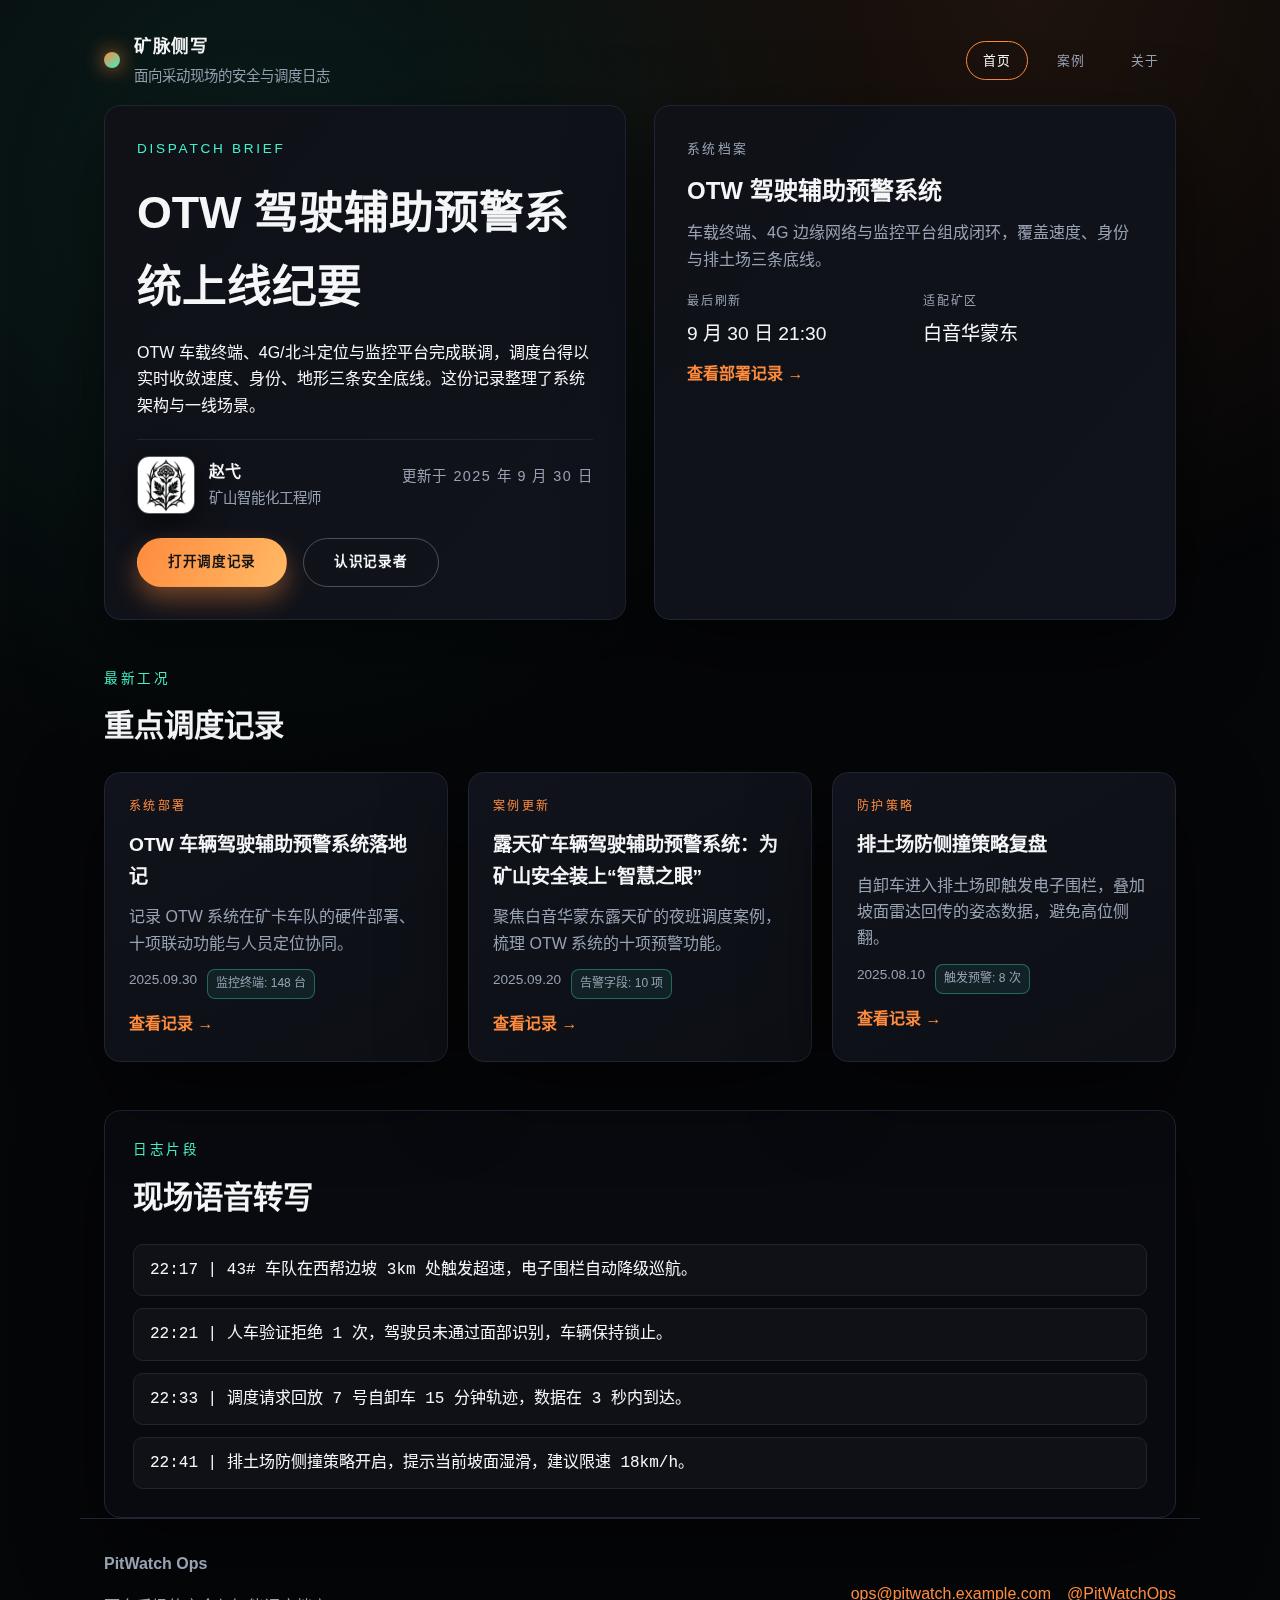
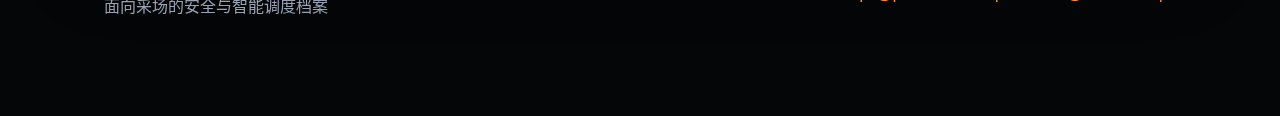
<file: index.html>
<!DOCTYPE html>
<html lang="zh-CN">
  <head>
    <meta charset="UTF-8" />
    <meta name="viewport" content="width=device-width, initial-scale=1" />
    <title>矿脉侧写 · Pit Briefing</title>
    <link rel="stylesheet" href="assets/css/styles.css" />
  </head>
  <body class="theme-industrial">
    <div class="grid-overlay" aria-hidden="true"></div>
    <header class="site-header shell">
      <div class="logo">
        <span class="dot"></span>
        <div>
          <strong id="site-title">矿脉侧写</strong>
          <p id="site-tagline">面向采动现场的安全与调度日志</p>
        </div>
      </div>
      <nav>
        <a href="index.html" aria-current="page">首页</a>
        <a href="article.html">案例</a>
        <a href="about.html">关于</a>
      </nav>
    </header>

    <main class="shell">
      <section class="hero">
        <div class="hero-text panel">
          <p class="hero-label">DISPATCH BRIEF</p>
          <h1 id="hero-title">露天矿调度台 43 号工况简报</h1>
          <p id="hero-summary">
            夜班巡检记录了 43 号采区的车辆预警、司机状态与排土场姿态，所有数据实时回传到调度台，为下一次巡视留下一份可追溯的底稿。
          </p>
          <div class="hero-meta">
            <div class="author-chip">
              <img id="author-avatar" src="images/头像.png" alt="作者头像" />
              <div>
                <p id="author-name">赵弋</p>
                <span id="author-role">矿山智能化工程师</span>
              </div>
            </div>
            <p class="publish-date">
              <span>更新于</span>
              <time id="hero-date" datetime="2025-11-12">2025 年 11 月 12 日</time>
            </p>
          </div>
          <div class="hero-actions">
            <a class="btn primary" href="article.html">打开调度记录</a>
            <a class="btn ghost" href="about.html">认识记录者</a>
          </div>
        </div>
        <div class="hero-card panel">
          <p class="card-label" id="hero-card-label">系统档案</p>
          <h3 id="hero-card-title">OTW 驾驶辅助预警系统</h3>
          <p id="hero-card-body">
            车载终端、4G 边缘网络与监控平台形成闭环，完成对车辆、人员、地形的三线巡检。
          </p>
          <div class="hero-card-metrics">
            <div>
              <span class="metric-label">最后刷新</span>
              <span class="metric-value" id="hero-card-timestamp">22:40</span>
            </div>
            <div>
              <span class="metric-label">适配矿区</span>
              <span class="metric-value" id="hero-card-target">白音华蒙东</span>
            </div>
          </div>
          <a class="text-link" id="hero-card-link" href="article.html">查看部署记录 →</a>
        </div>
      </section>

      <section class="section">
        <div class="section-heading">
          <p class="section-label">最新工况</p>
          <h2>重点调度记录</h2>
        </div>
        <div id="featured-posts" class="post-grid"></div>
      </section>

      <section class="section notes">
        <div class="section-heading">
          <p class="section-label">日志片段</p>
          <h2>现场语音转写</h2>
        </div>
        <ul id="note-list" class="notes-list"></ul>
      </section>
    </main>

    <footer class="site-footer shell">
      <div>
        <strong id="footer-author">PitWatch Ops</strong>
        <p id="footer-tagline">面向采场的安全与智能调度档案</p>
      </div>
      <div class="footer-links">
        <a id="footer-email" href="mailto:ops@pitwatch.example.com">ops@pitwatch.example.com</a>
        <a id="footer-social" href="#" target="_blank" rel="noreferrer">@PitWatchOps</a>
      </div>
    </footer>

    <noscript class="noscript">
      本站的关键信息通过 JavaScript 动态填充。如果你的浏览器禁用脚本，可以直接编辑
      <code>assets/js/site.js</code> 中的数据段来调整展示内容。
    </noscript>

    <script src="assets/js/site.js"></script>
  </body>
</html>
</file>
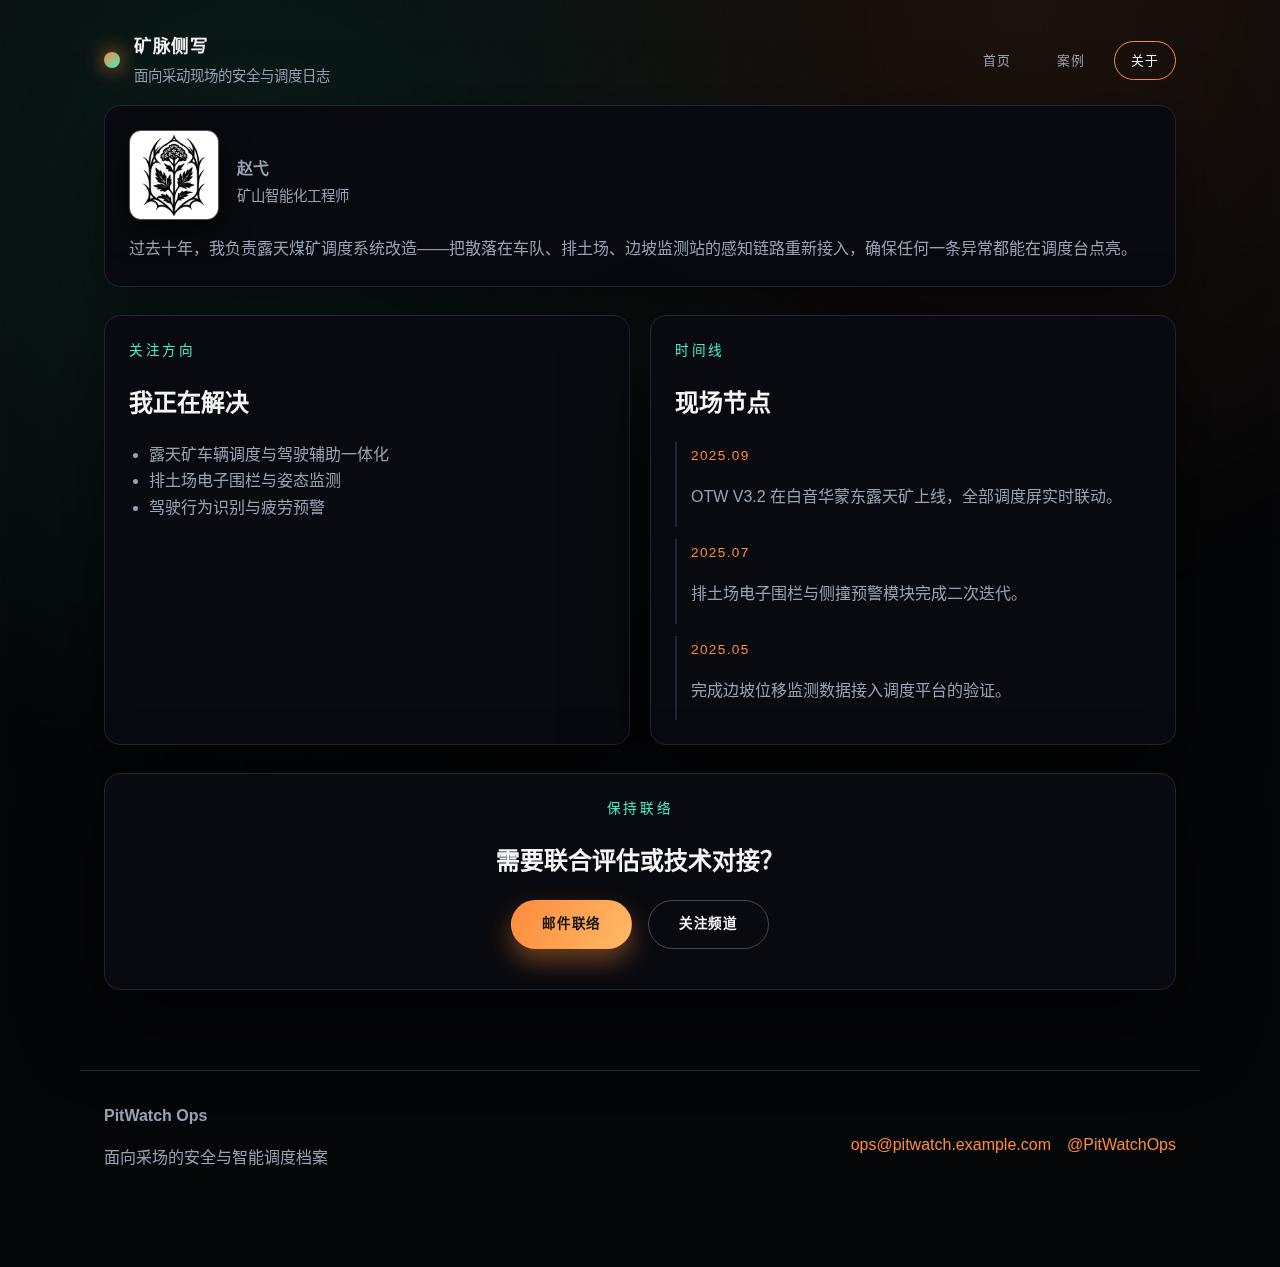
<file: about.html>
<!DOCTYPE html>
<html lang="zh-CN">
  <head>
    <meta charset="UTF-8" />
    <meta name="viewport" content="width=device-width, initial-scale=1" />
    <title>关于作者 · 矿脉侧写</title>
    <link rel="stylesheet" href="assets/css/styles.css" />
  </head>
  <body class="theme-industrial">
    <div class="grid-overlay" aria-hidden="true"></div>
    <header class="site-header shell">
      <div class="logo">
        <span class="dot"></span>
        <div>
          <strong id="about-site-title">矿脉侧写</strong>
          <p id="about-site-tagline">面向采动现场的安全与调度日志</p>
        </div>
      </div>
      <nav>
        <a href="index.html">首页</a>
        <a href="article.html">案例</a>
        <a href="about.html" aria-current="page">关于</a>
      </nav>
    </header>

    <main class="about-main shell">
      <section class="about-hero card">
        <div class="author-chip large">
          <img id="about-author-avatar" src="images/头像.png" alt="作者头像" />
          <div>
            <p id="about-author-name">赵弋</p>
            <span id="about-author-role">矿山智能化工程师</span>
          </div>
        </div>
        <p id="about-intro">
          过去十年里我负责露天煤矿的调度系统改造——把散落在车队、排土场、边坡监测站的感知设备重新接入，确保任何一条异常都能在调度台点亮。
        </p>
      </section>

      <section class="about-grid">
        <article class="card">
          <p class="section-label">关注方向</p>
          <h2>我正在解决</h2>
          <ul id="about-focus-list" class="plain-list"></ul>
        </article>
        <article class="card">
          <p class="section-label">时间线</p>
          <h2>现场节点</h2>
          <ul id="timeline" class="timeline"></ul>
        </article>
      </section>

      <section class="card contact">
        <p class="section-label">保持联络</p>
        <h2>需要联合评估或技术对接？</h2>
        <div class="contact-links">
          <a id="contact-email" class="btn primary" href="mailto:ops@pitwatch.example.com">邮件联络</a>
          <a id="contact-social" class="btn ghost" href="#" target="_blank" rel="noreferrer">关注频道</a>
        </div>
      </section>
    </main>

    <footer class="site-footer shell">
      <div>
        <strong id="about-footer-author">PitWatch Ops</strong>
        <p id="about-footer-tagline">面向采场的安全与智能调度档案</p>
      </div>
      <div class="footer-links">
        <a id="about-footer-email" href="mailto:ops@pitwatch.example.com">ops@pitwatch.example.com</a>
        <a id="about-footer-social" href="#" target="_blank" rel="noreferrer">@PitWatchOps</a>
      </div>
    </footer>

    <script src="assets/js/site.js"></script>
  </body>
</html>
</file>
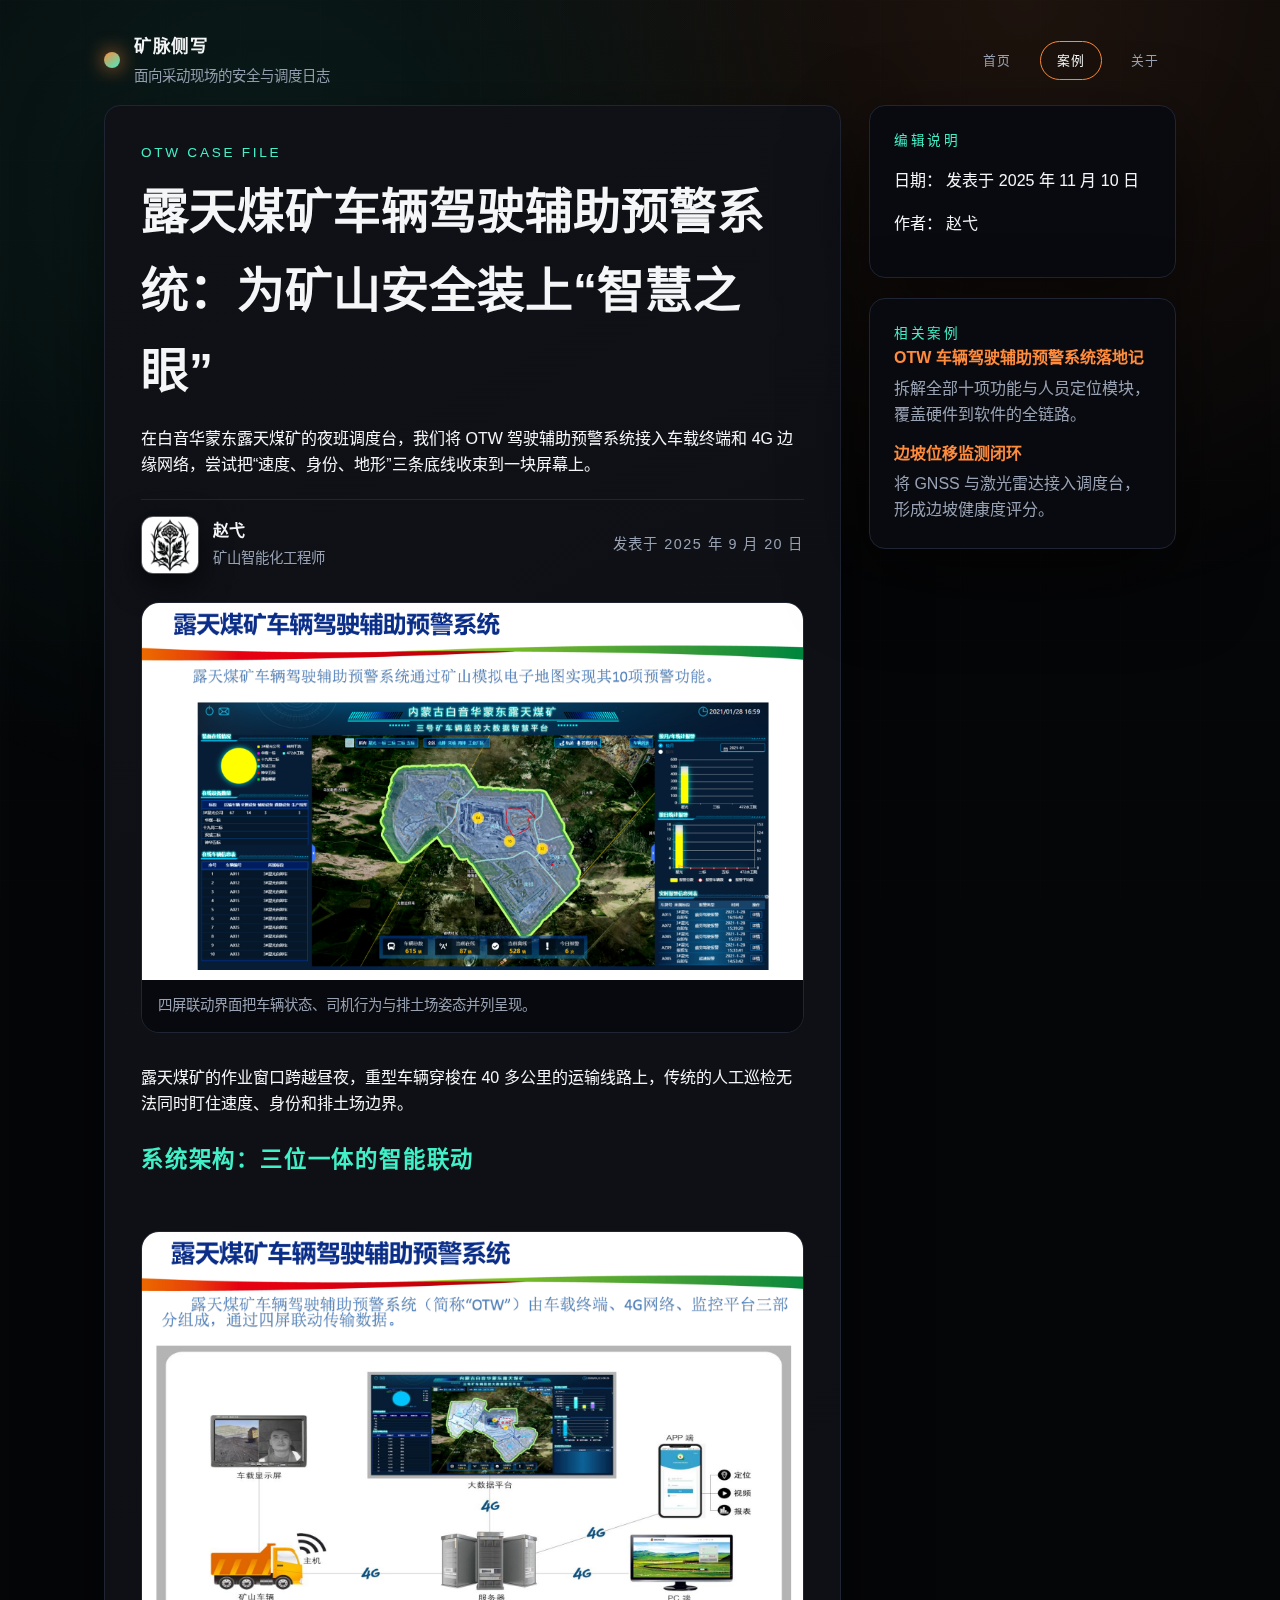
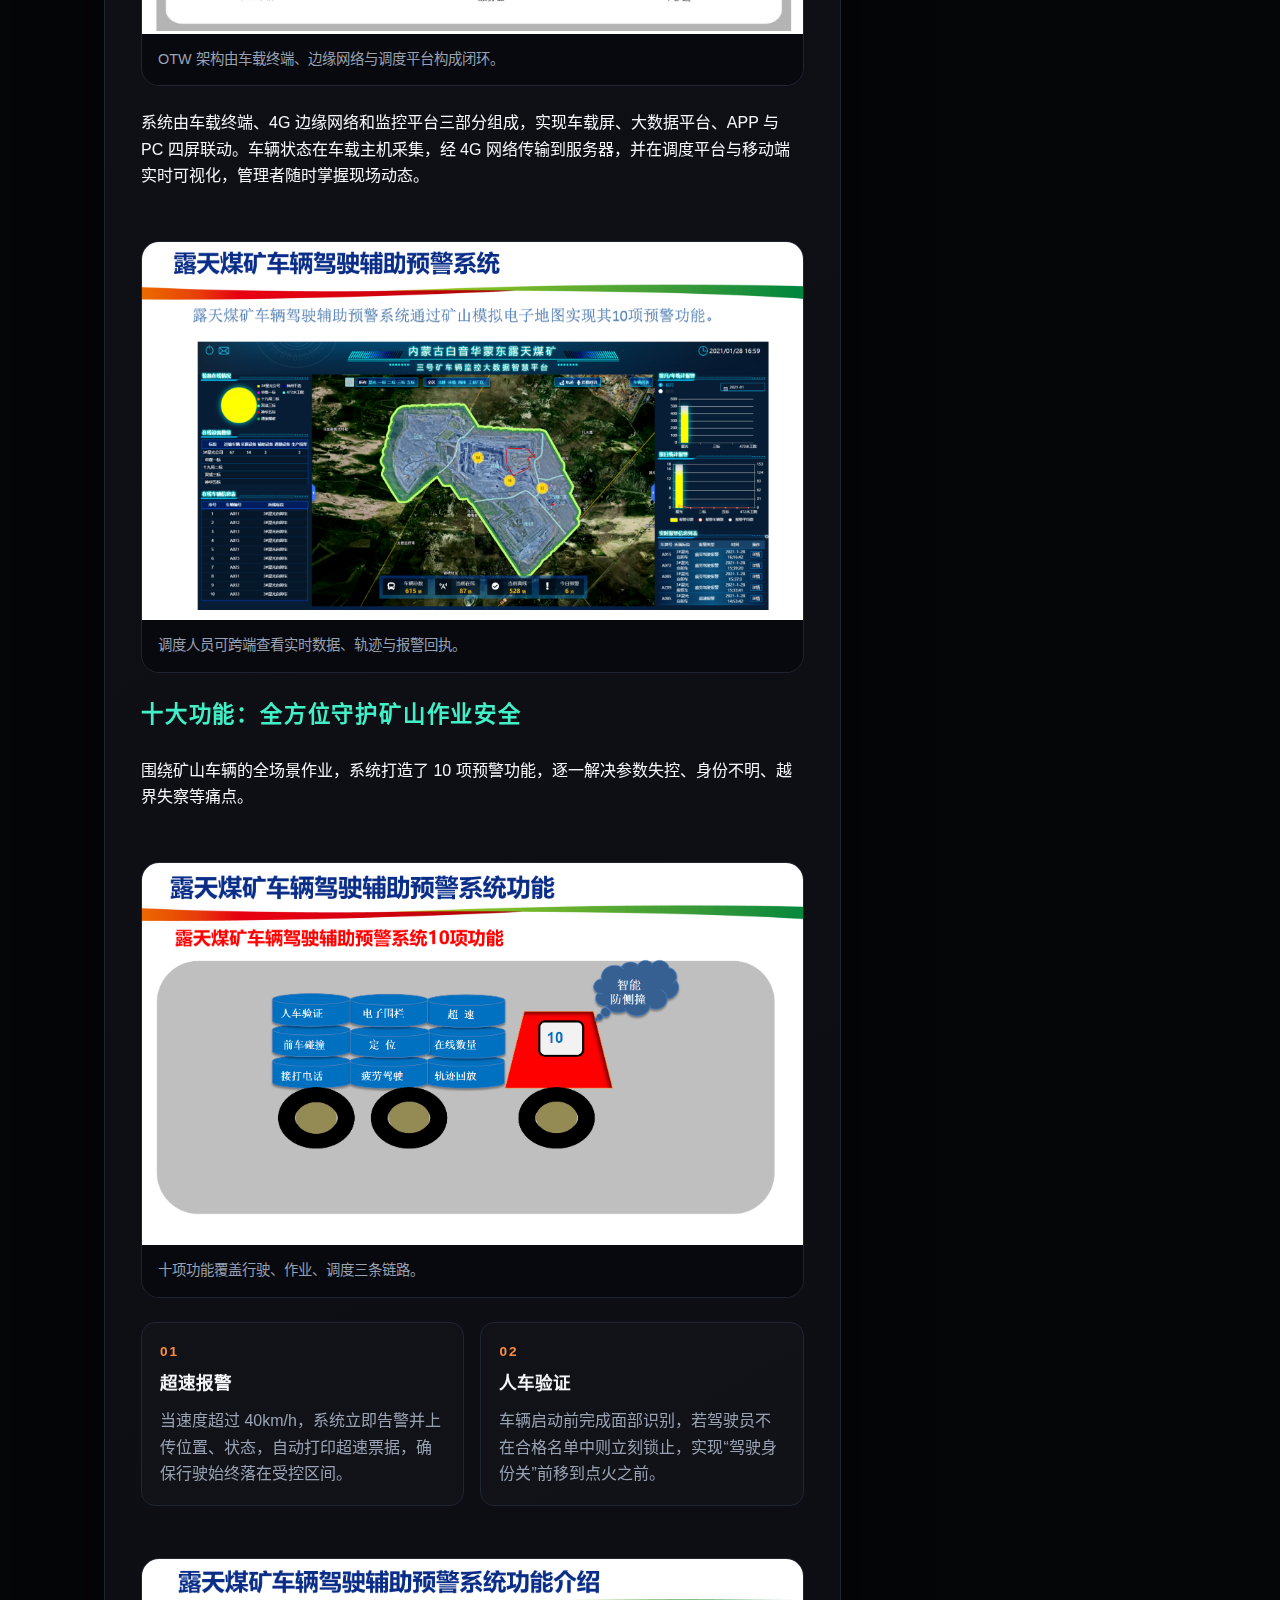
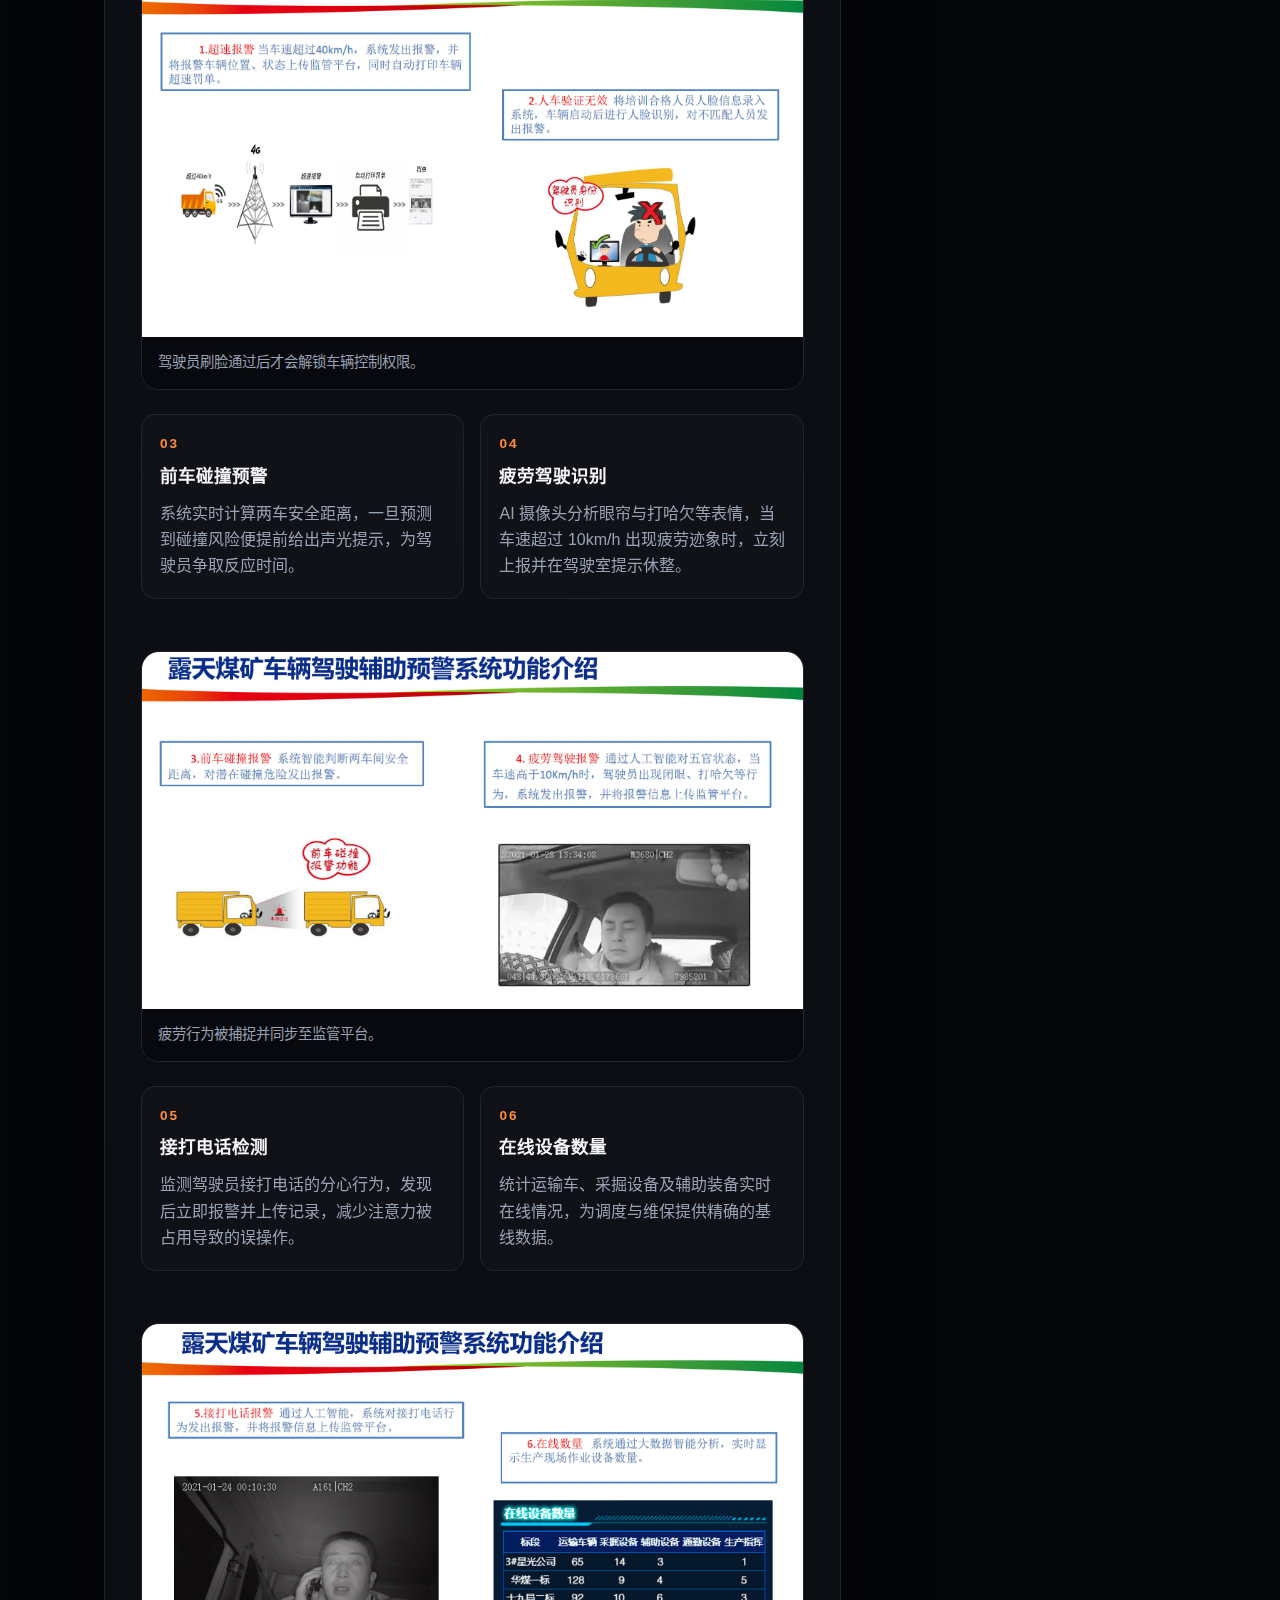
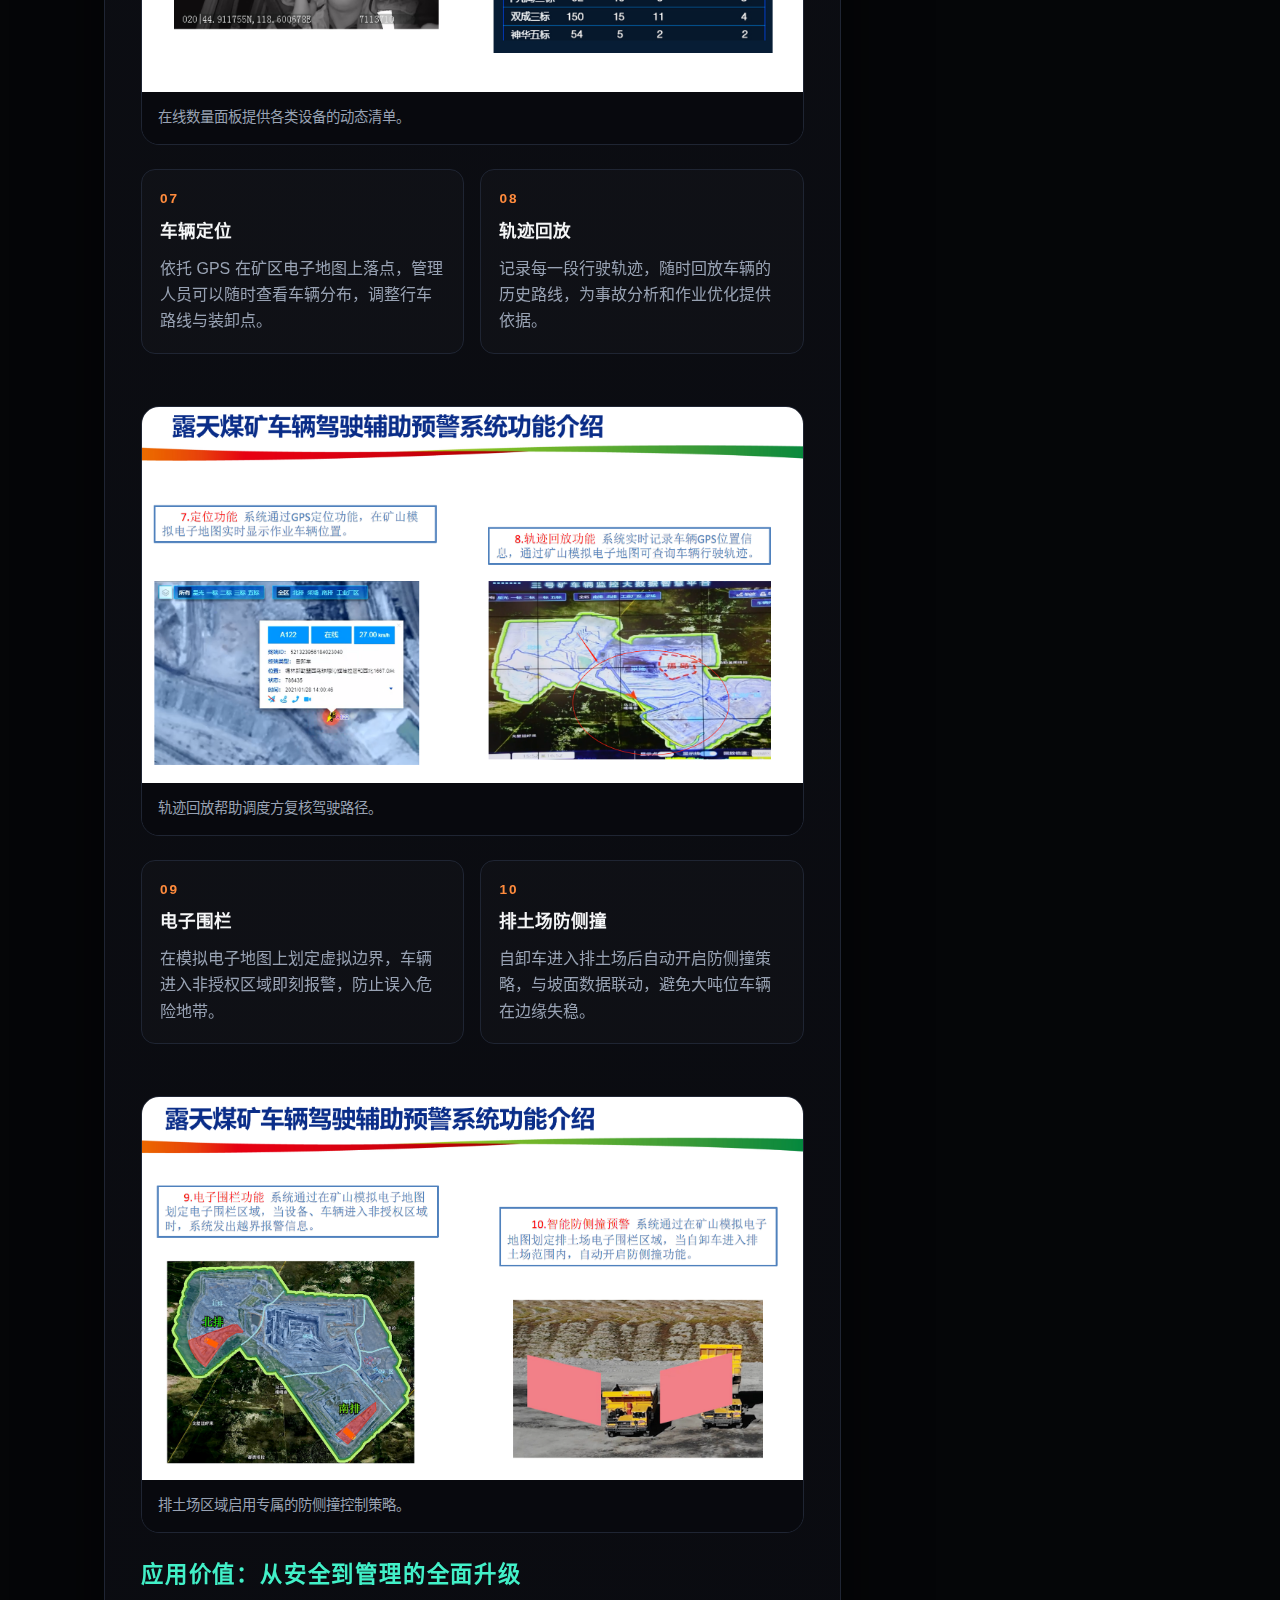
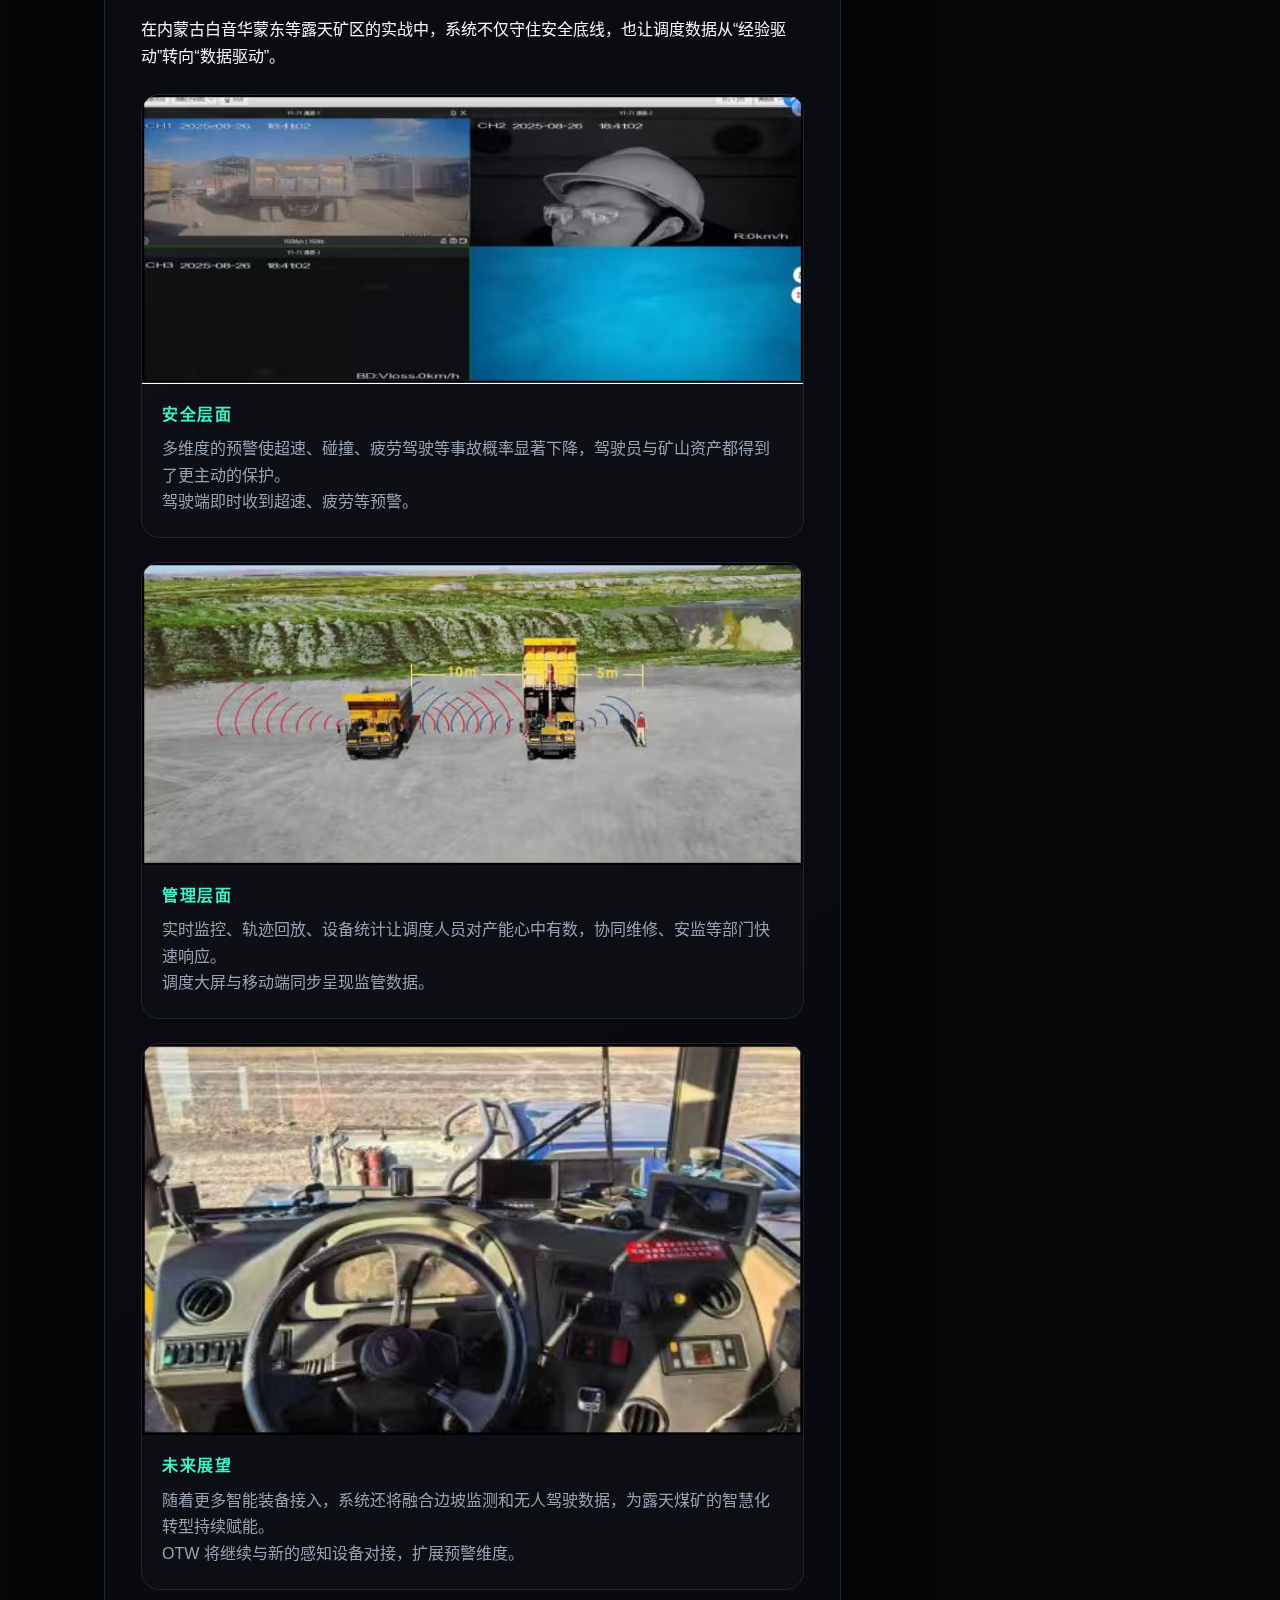
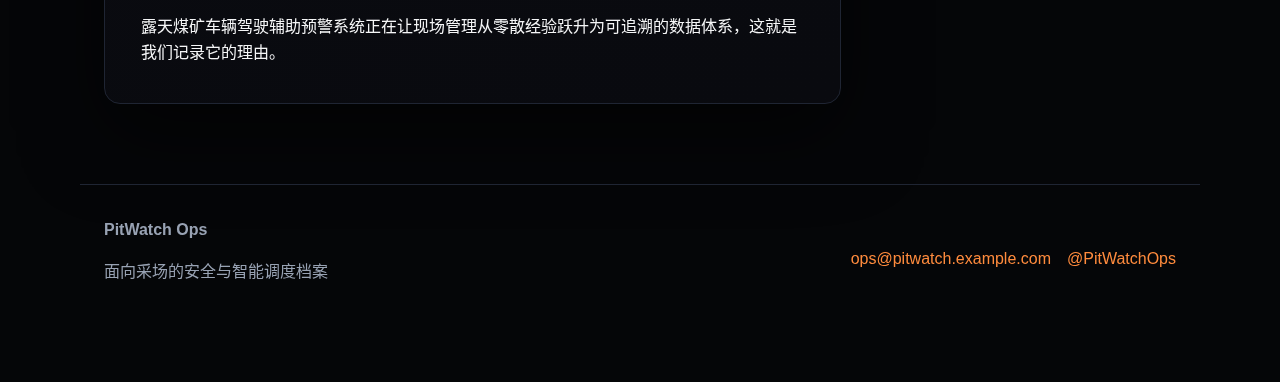
<file: article.html>
<!DOCTYPE html>
<html lang="zh-CN">
  <head>
    <meta charset="UTF-8" />
    <meta name="viewport" content="width=device-width, initial-scale=1" />
    <title>露天矿调度记录 · 矿脉侧写</title>
    <link rel="stylesheet" href="assets/css/styles.css" />
  </head>
  <body class="theme-industrial">
    <div class="grid-overlay" aria-hidden="true"></div>
    <header class="site-header shell">
      <div class="logo">
        <span class="dot"></span>
        <div>
          <strong id="site-title-article">矿脉侧写</strong>
          <p id="site-tagline-article">面向采动现场的安全与调度日志</p>
        </div>
      </div>
      <nav>
        <a href="index.html">首页</a>
        <a href="article.html" aria-current="page">案例</a>
        <a href="about.html">关于</a>
      </nav>
    </header>

    <main class="article-main shell">
      <article class="post">
        <header class="post-header">
          <p class="section-label">OTW CASE FILE</p>
          <h1 id="article-title">露天煤矿车辆驾驶辅助预警系统：为矿山安全装上“智慧之眼”</h1>
          <p id="article-excerpt">
            在白音华蒙东露天煤矿的夜班调度台，我们将 OTW 驾驶辅助预警系统接入车载终端和 4G 边缘网络，尝试把“速度、身份、地形”这三条安全底线收束到一块屏幕上。
          </p>
          <div class="hero-meta">
            <div class="author-chip">
              <img id="article-author-avatar" src="images/头像.png" alt="作者头像" />
              <div>
                <p id="article-author-name">赵弋</p>
                <span id="article-author-role">矿山智能化工程师</span>
              </div>
            </div>
            <p class="publish-date">
              <span>发表于</span>
              <time id="article-date" datetime="2025-11-10">2025 年 11 月 10 日</time>
            </p>
          </div>
          <figure class="post-figure">
            <img id="article-cover" src="images/2.png" alt="调度台实时画面" />
            <figcaption id="article-cover-caption">四屏联动界面把车辆状态、司机行为与排土场姿态并列呈现。</figcaption>
          </figure>
        </header>
        <div id="article-body" class="post-body"></div>
      </article>

      <aside class="article-aside">
        <section class="card">
          <p class="section-label">编辑说明</p>
          <p>日期：
            发表于 2025 年 11 月 10 日
          </p>
          <p>
            作者：
            赵弋
          </p>
        </section>
        <section class="card">
          <p class="section-label">相关案例</p>
          <ul id="article-suggestions" class="suggestions"></ul>
        </section>
      </aside>
    </main>

    <footer class="site-footer shell">
      <div>
        <strong id="article-footer-author">PitWatch Ops</strong>
        <p id="article-footer-tagline">面向采场的安全与智能调度档案</p>
      </div>
      <div class="footer-links">
        <a id="article-footer-email" href="mailto:ops@pitwatch.example.com">ops@pitwatch.163.com</a>
        <a id="article-footer-social" href="#" target="_blank" rel="noreferrer">@PitWatchOps</a>
      </div>
    </footer>

    <script src="assets/js/site.js"></script>
  </body>
</html>
</file>
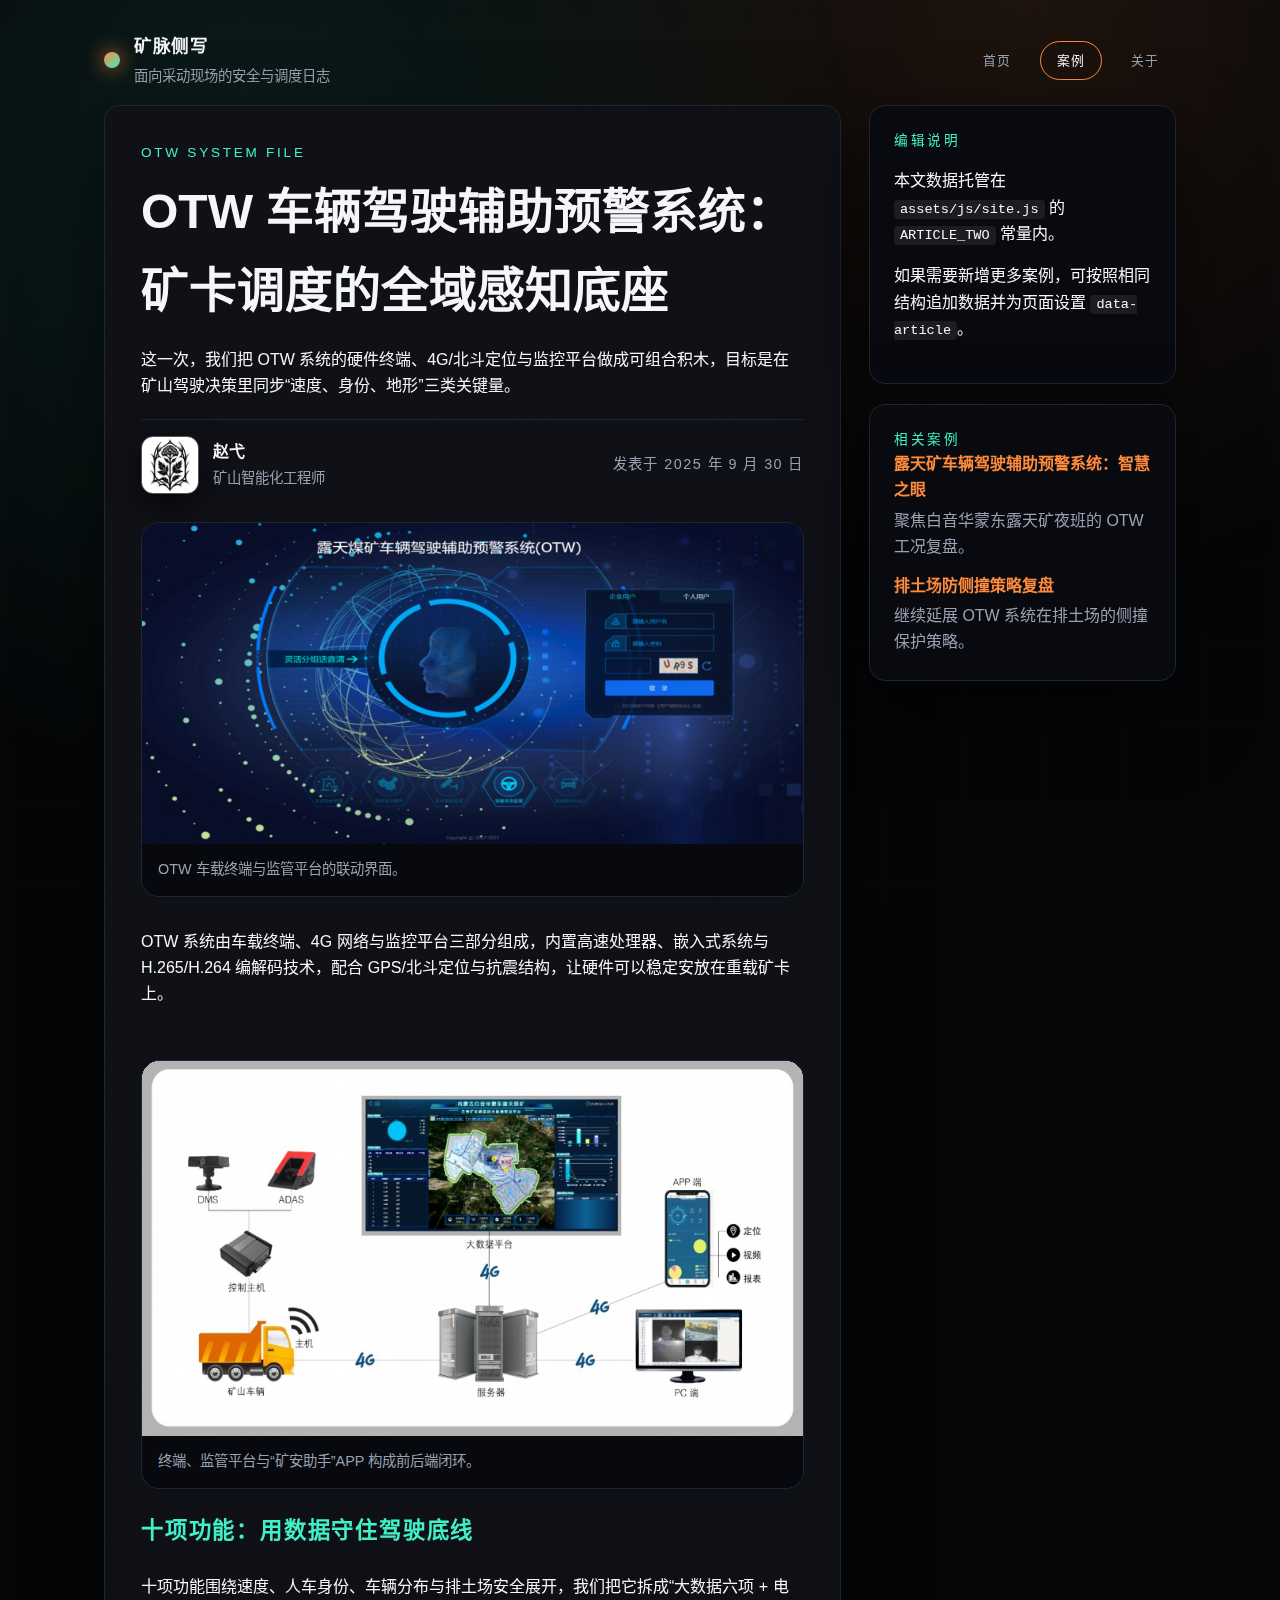
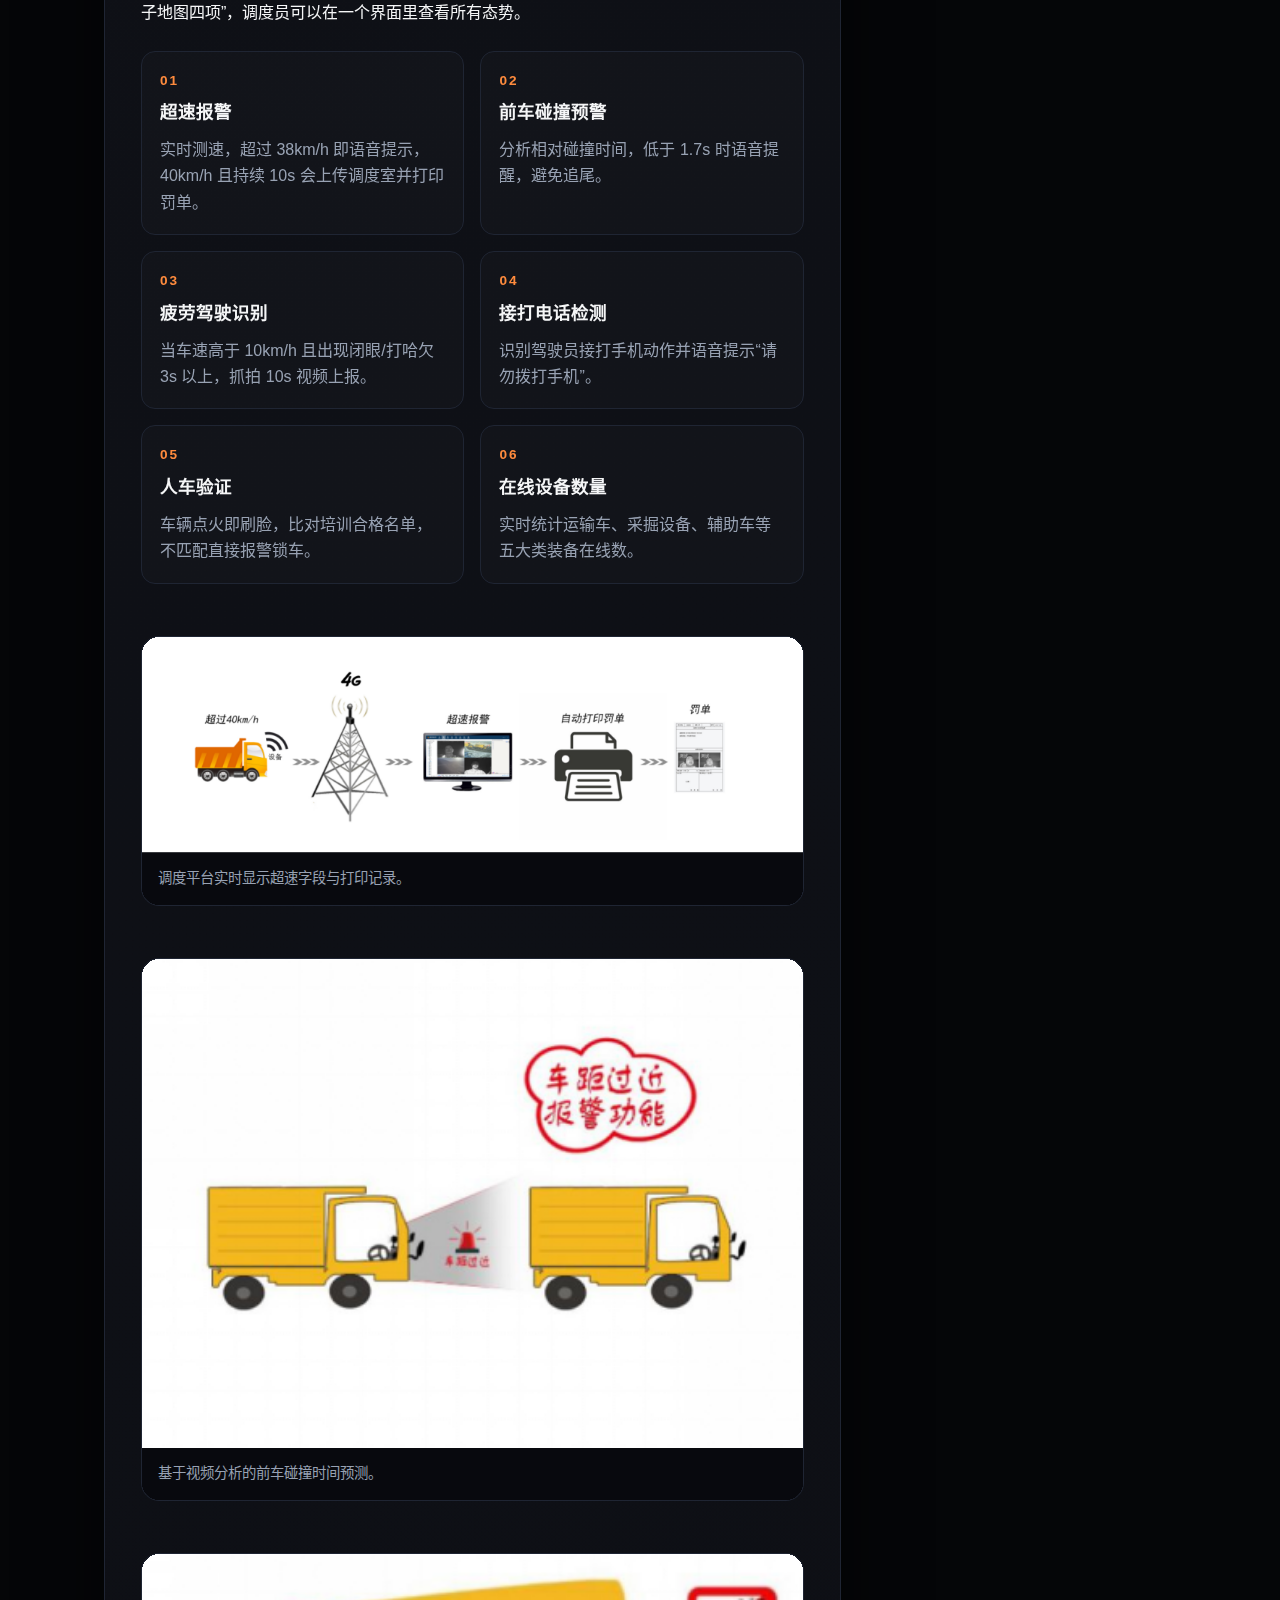
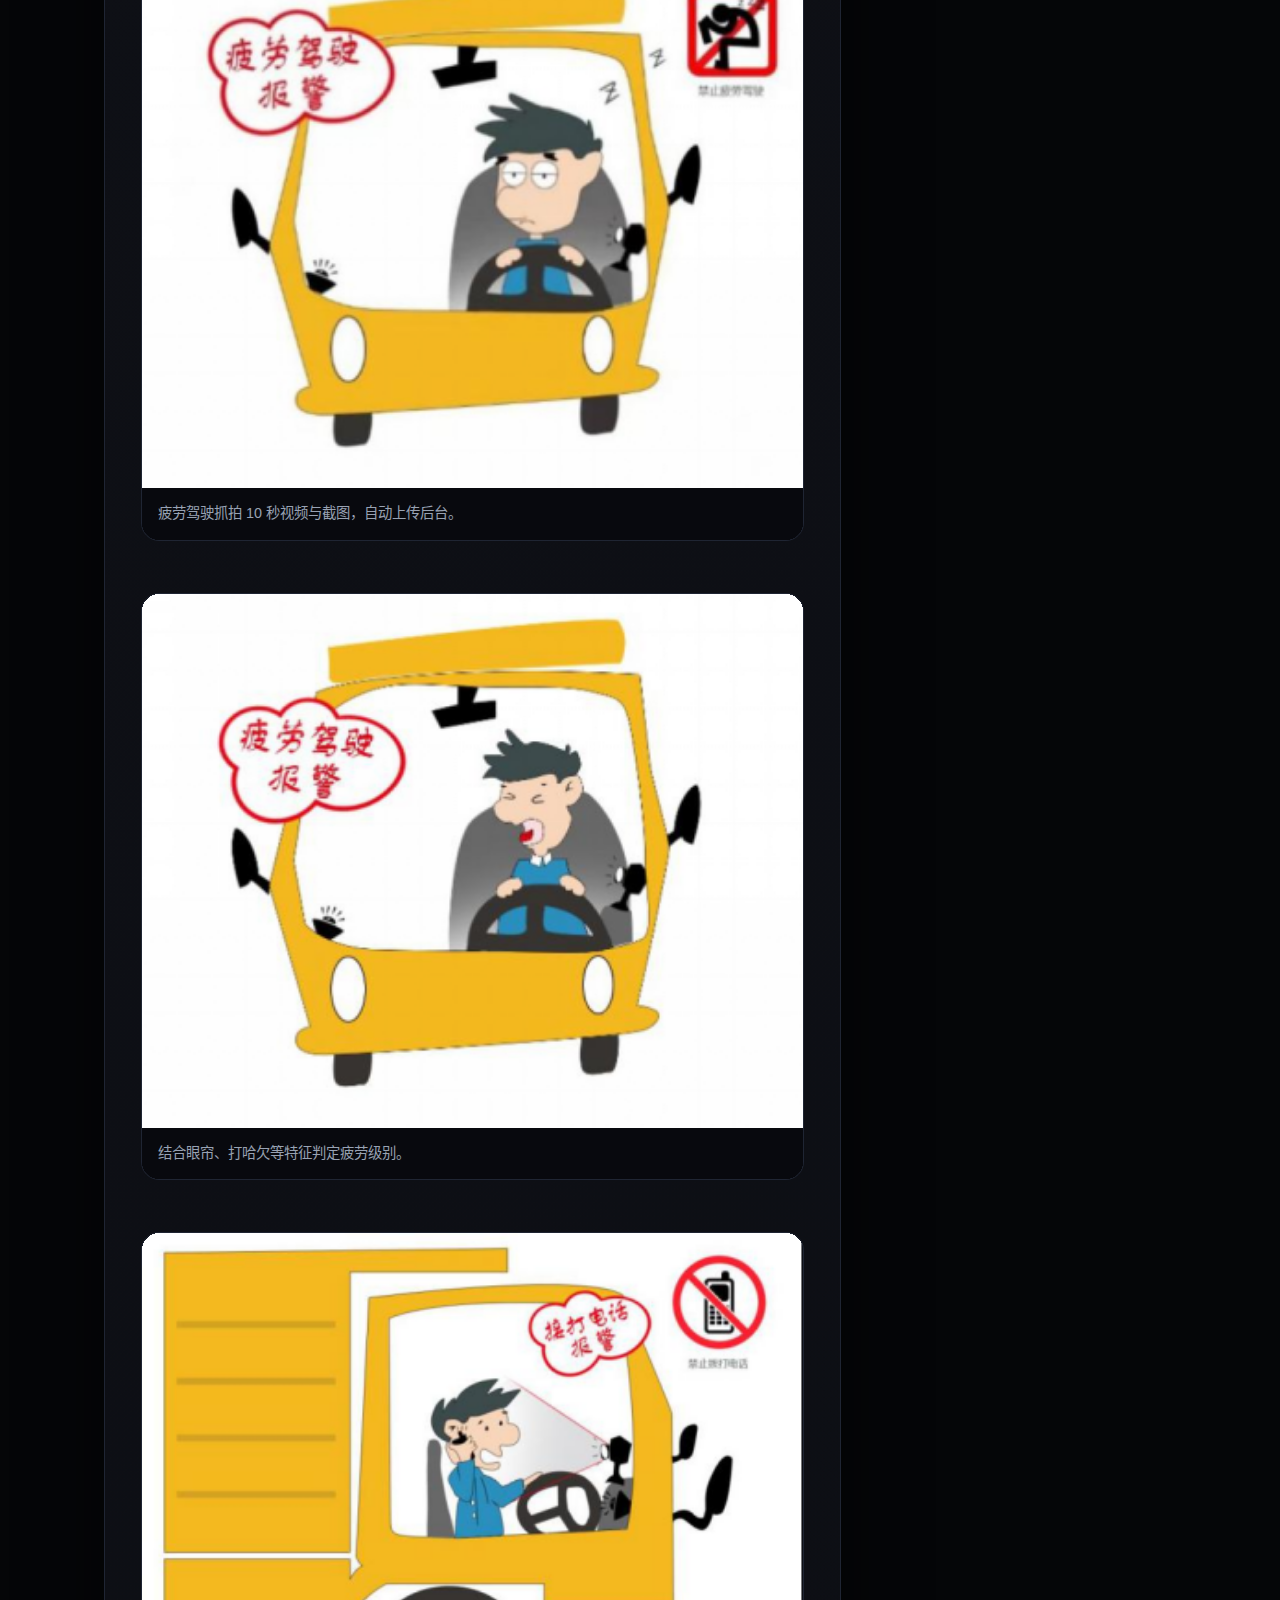
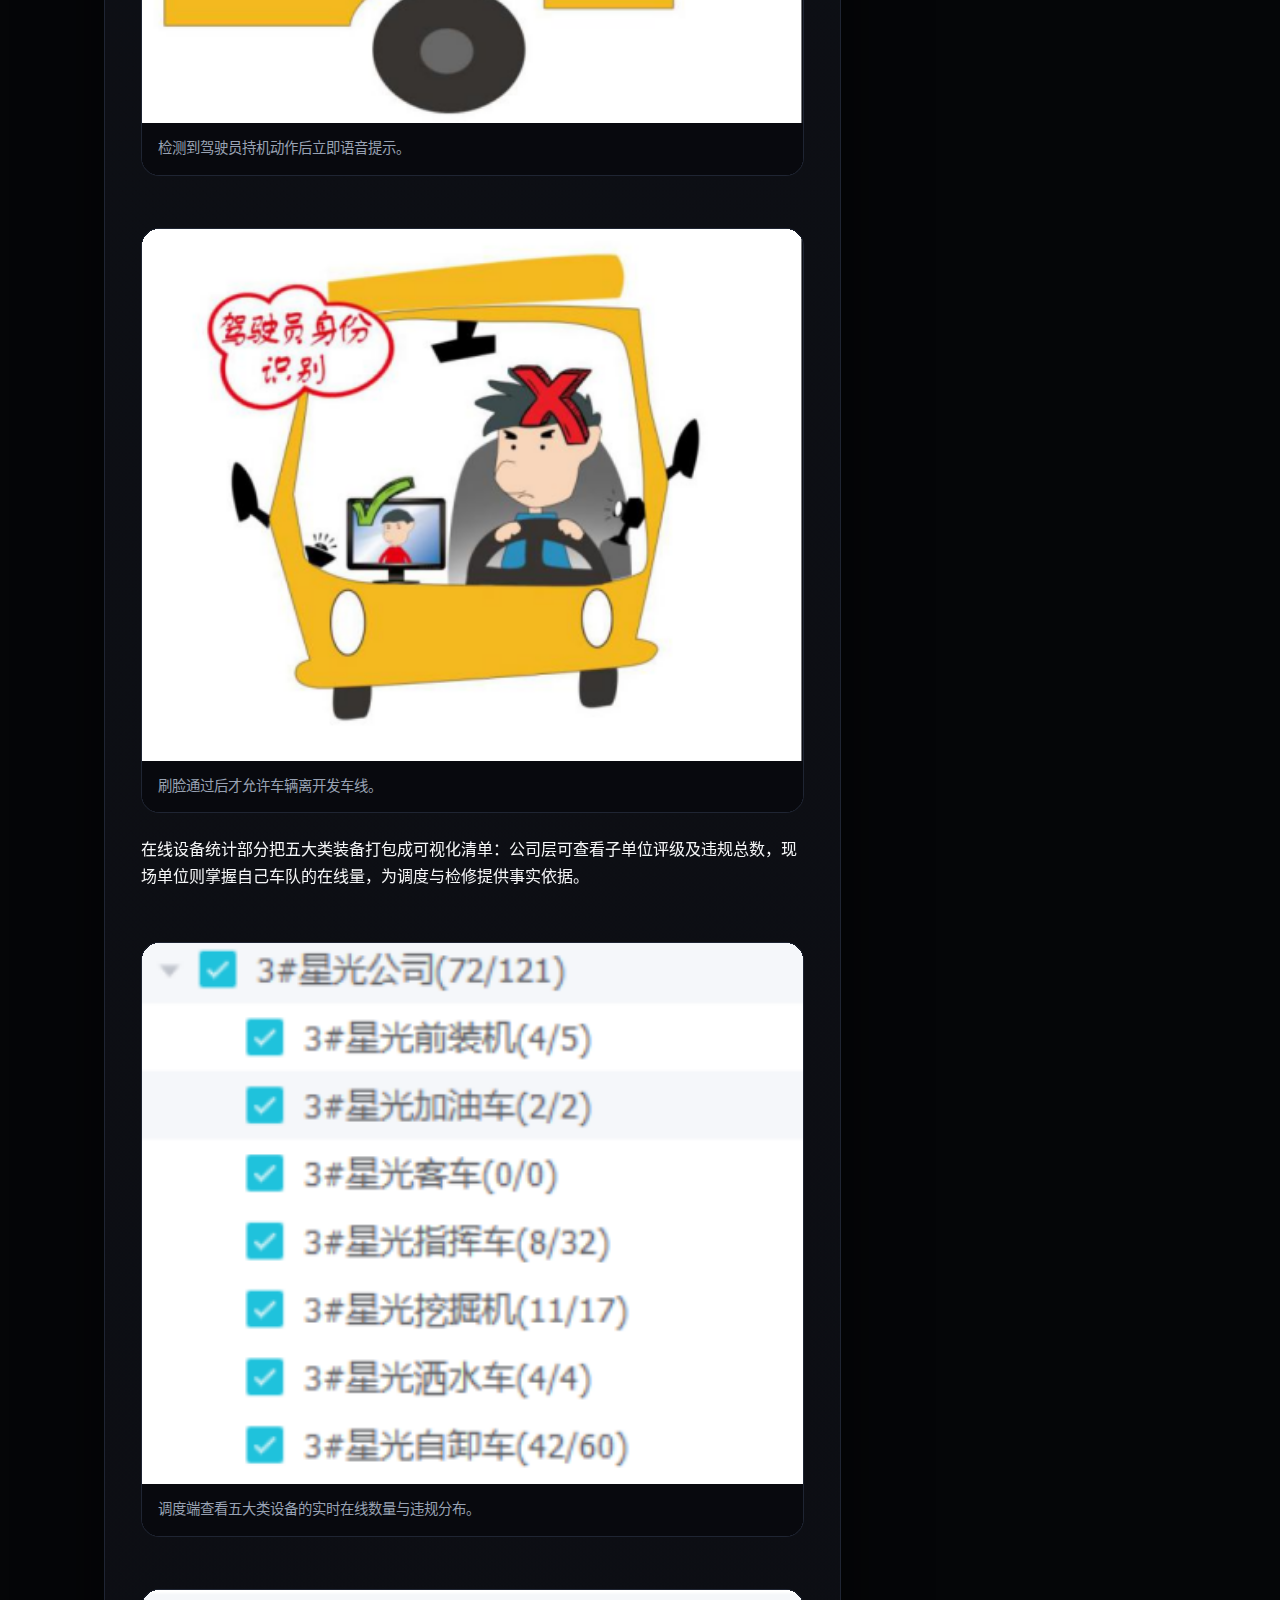
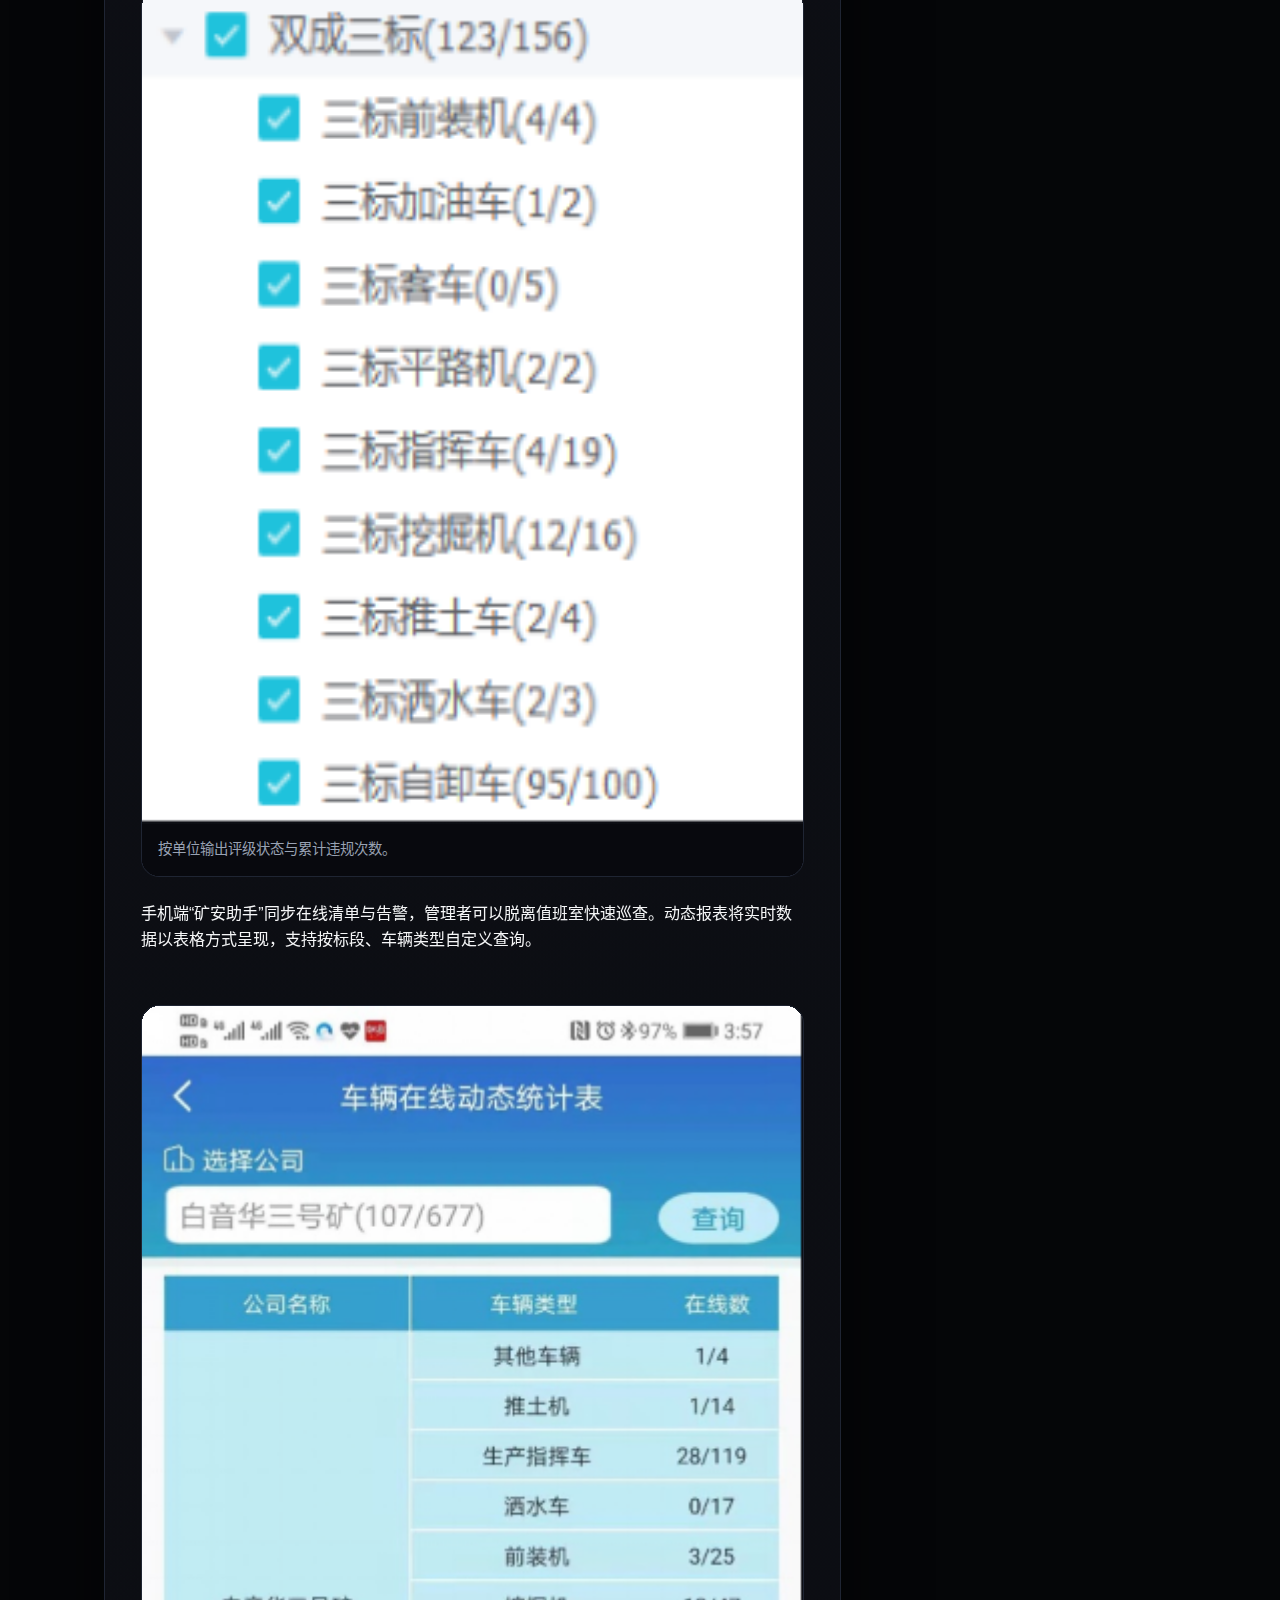
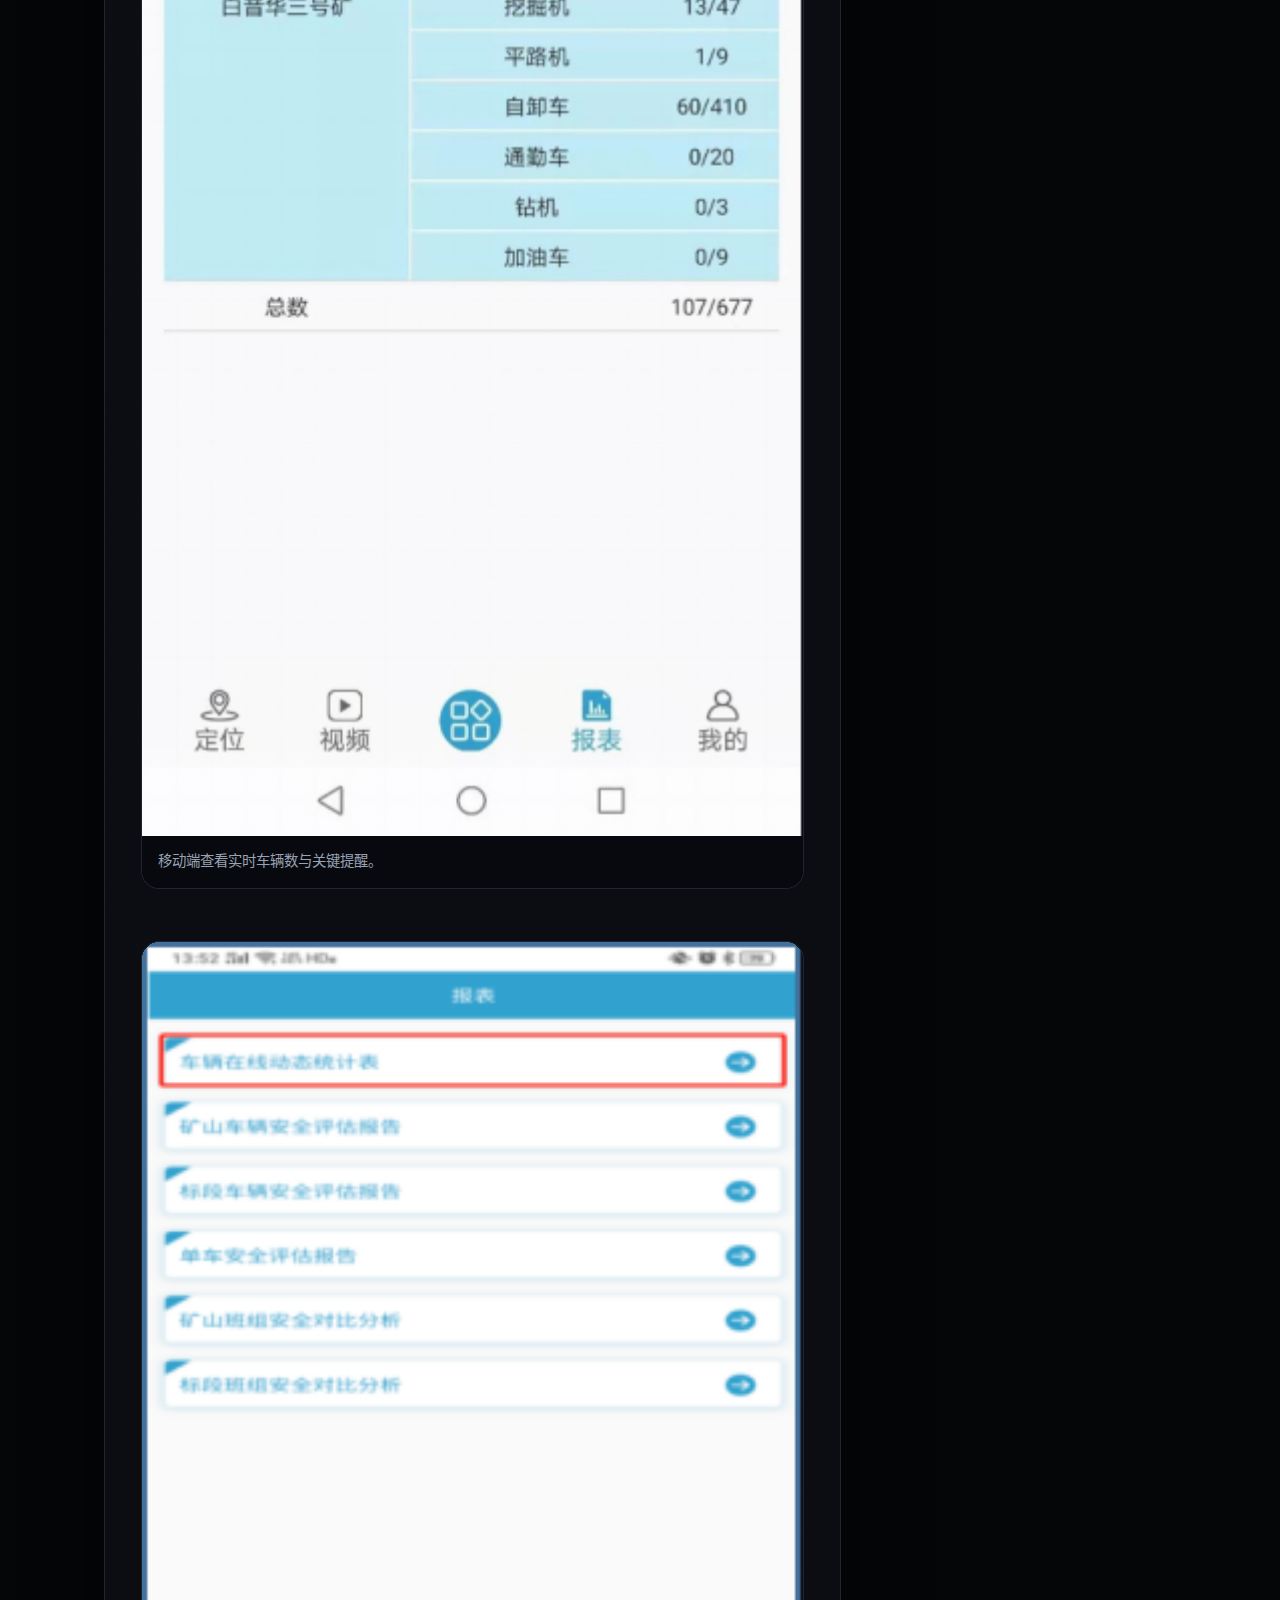
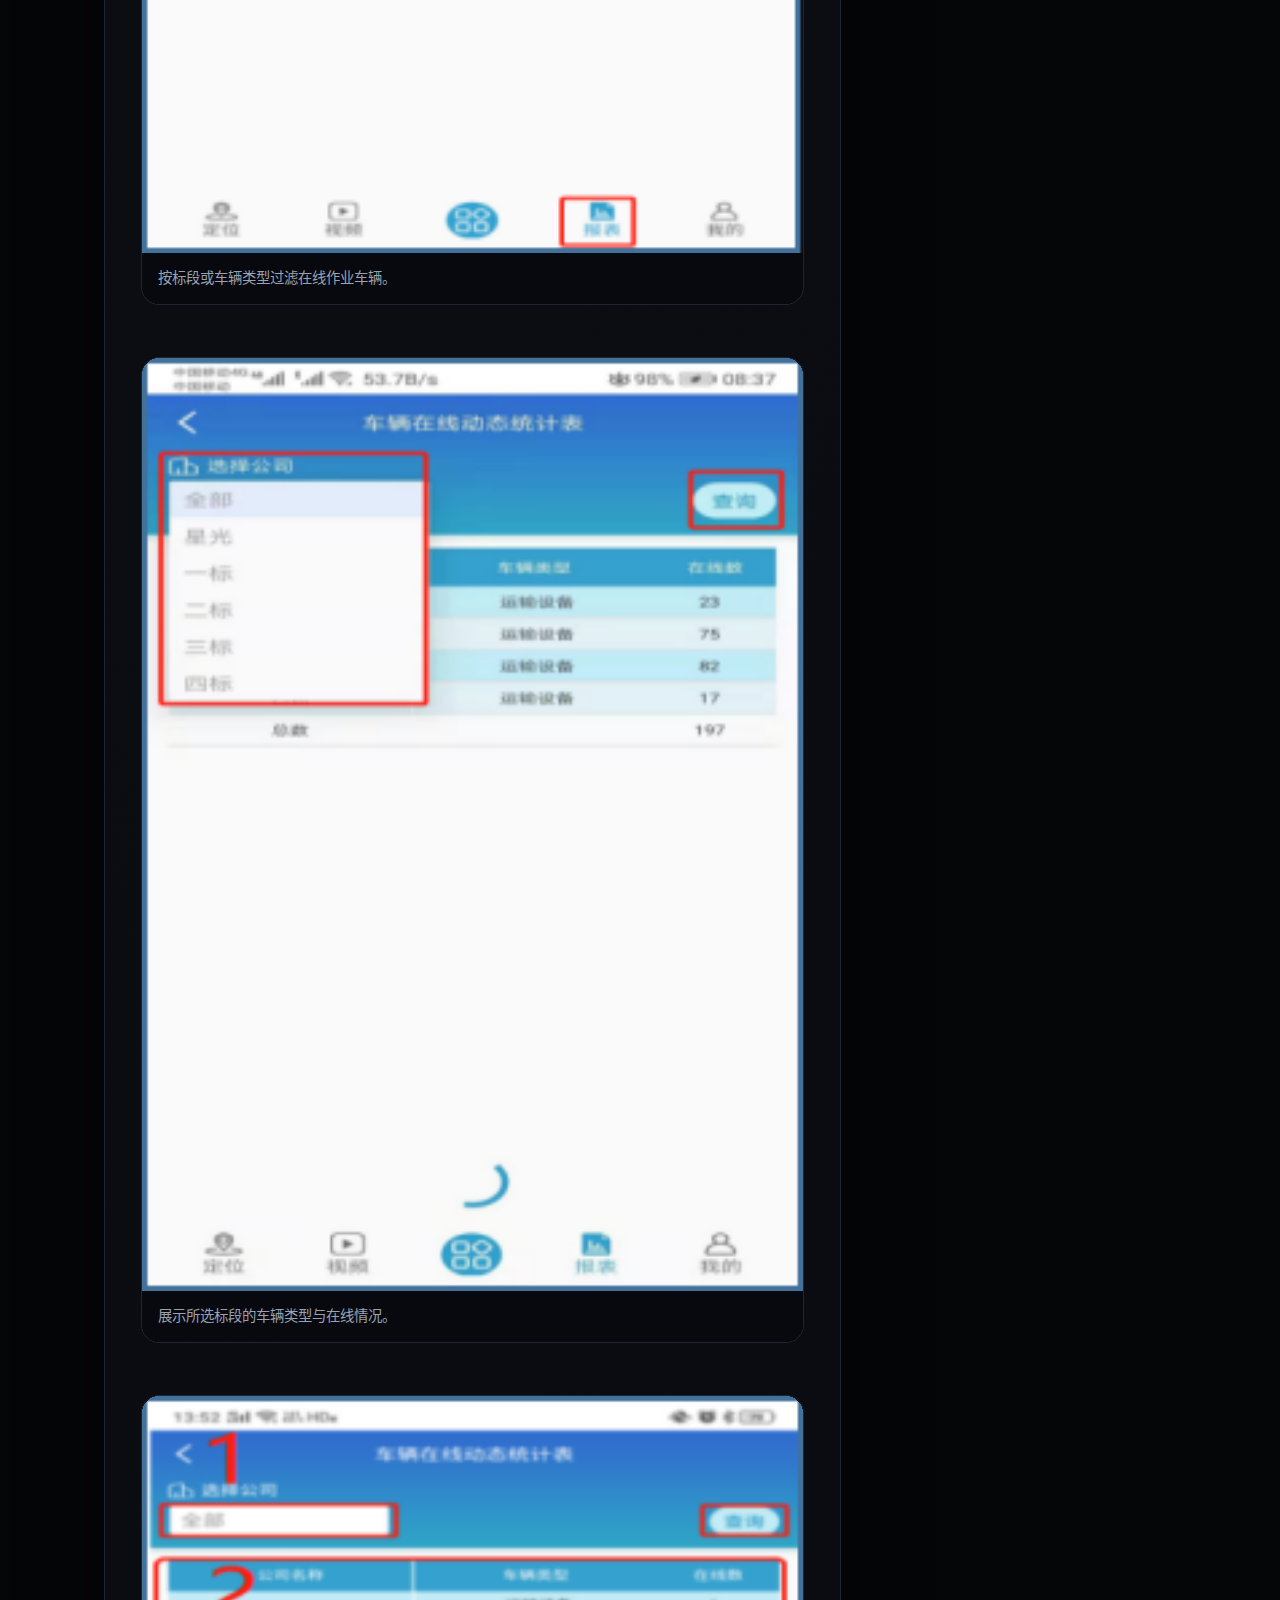
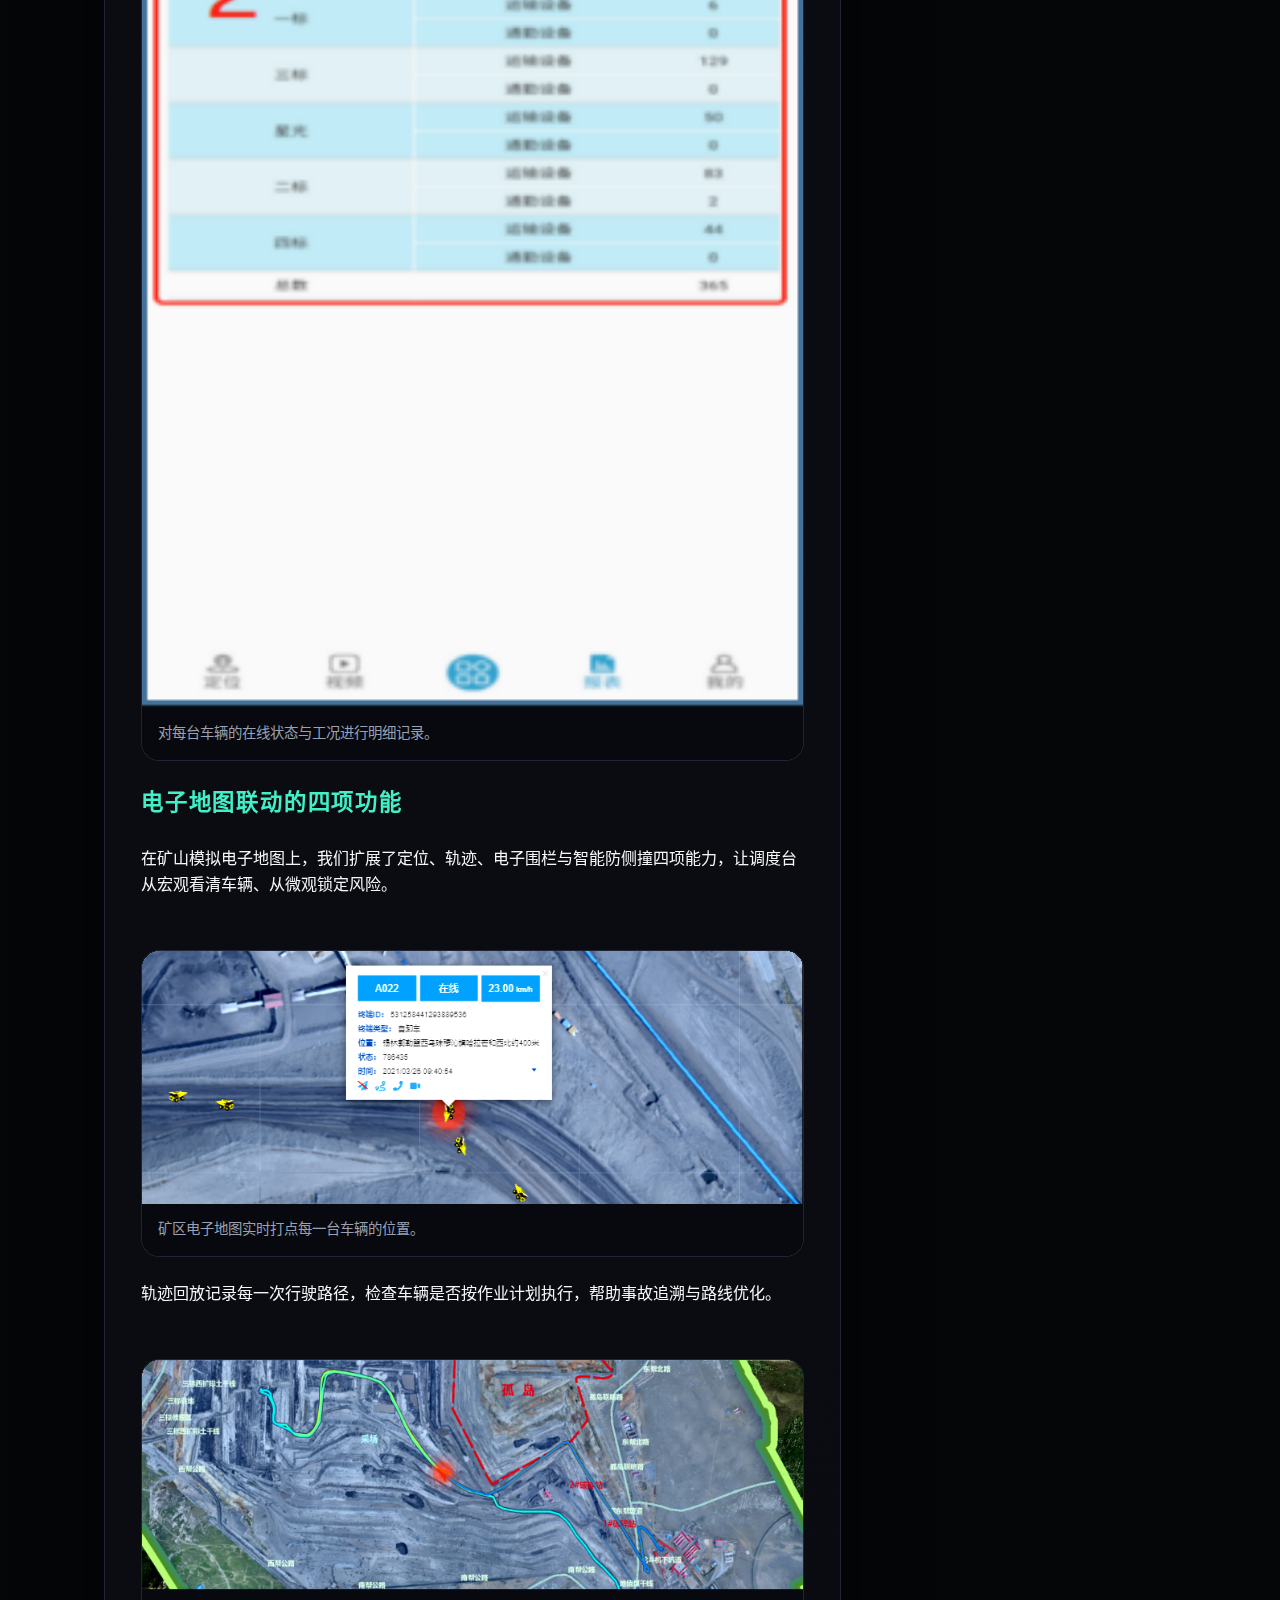
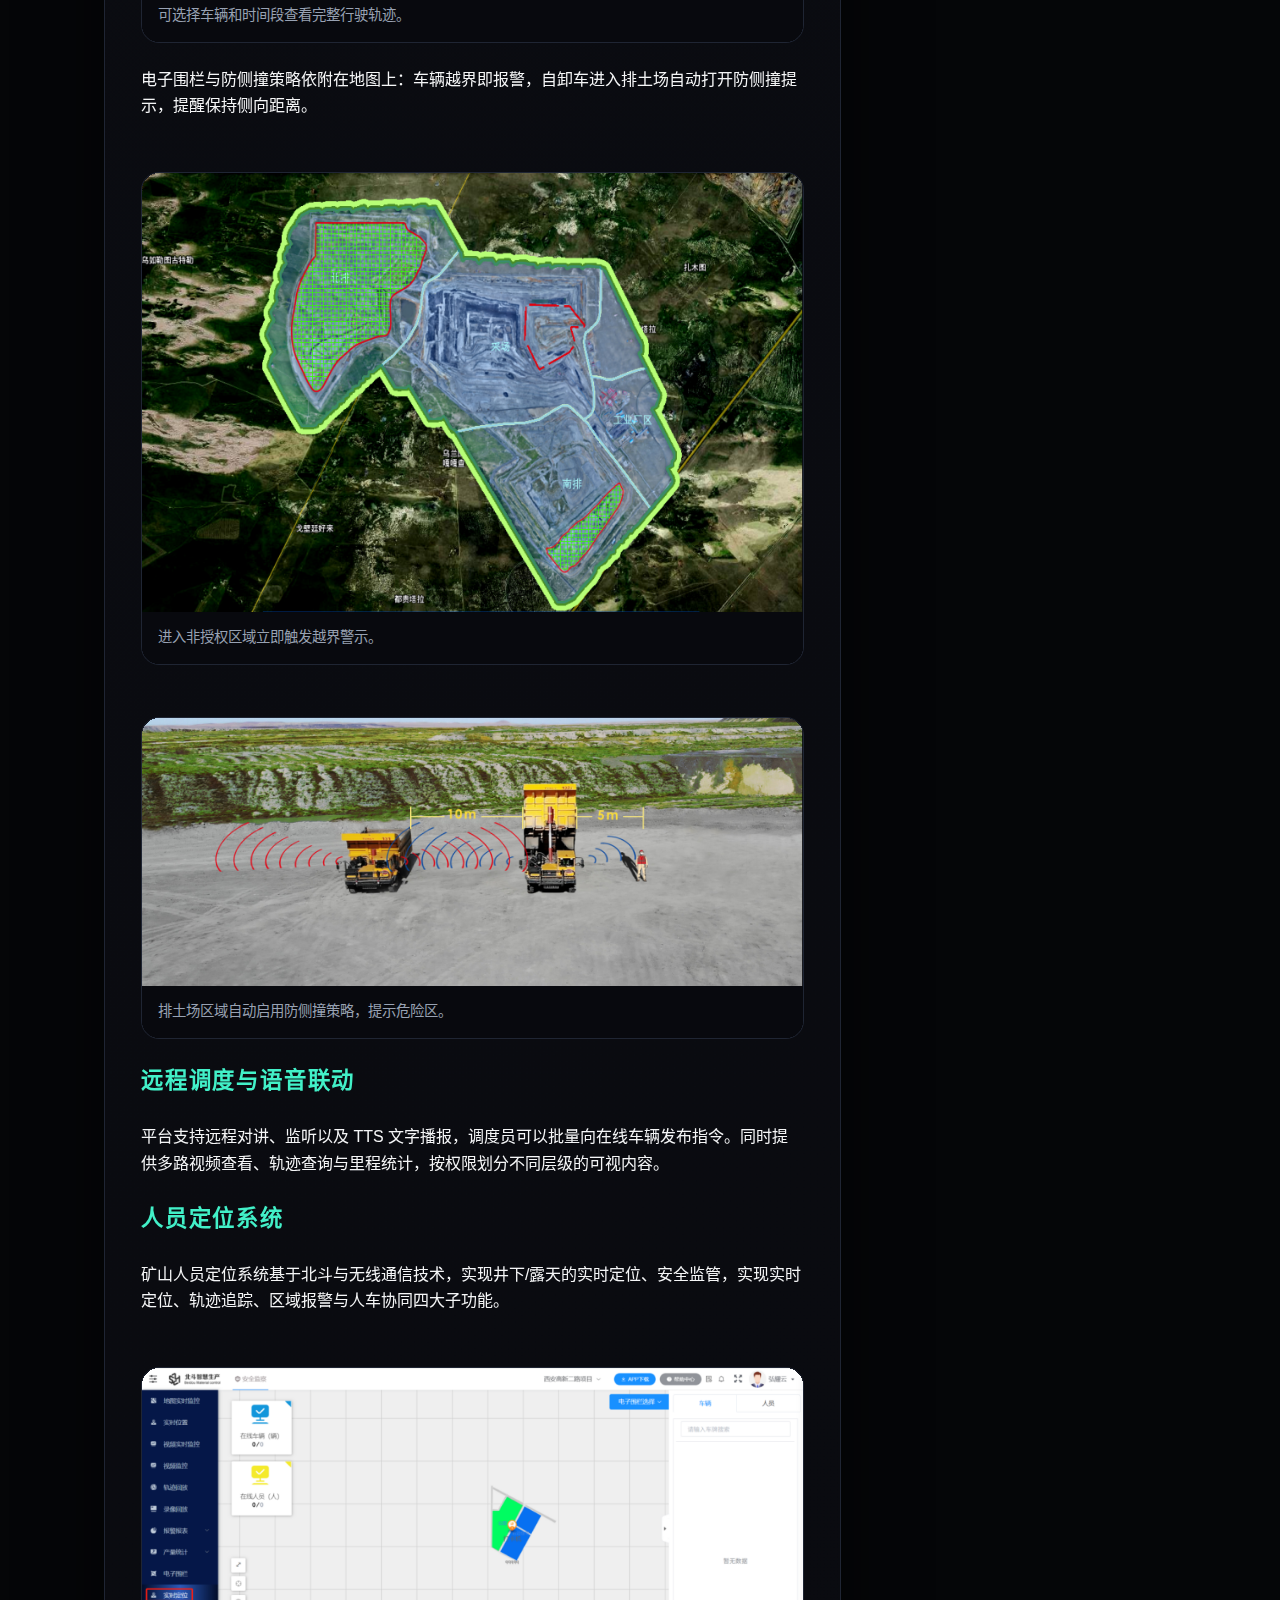
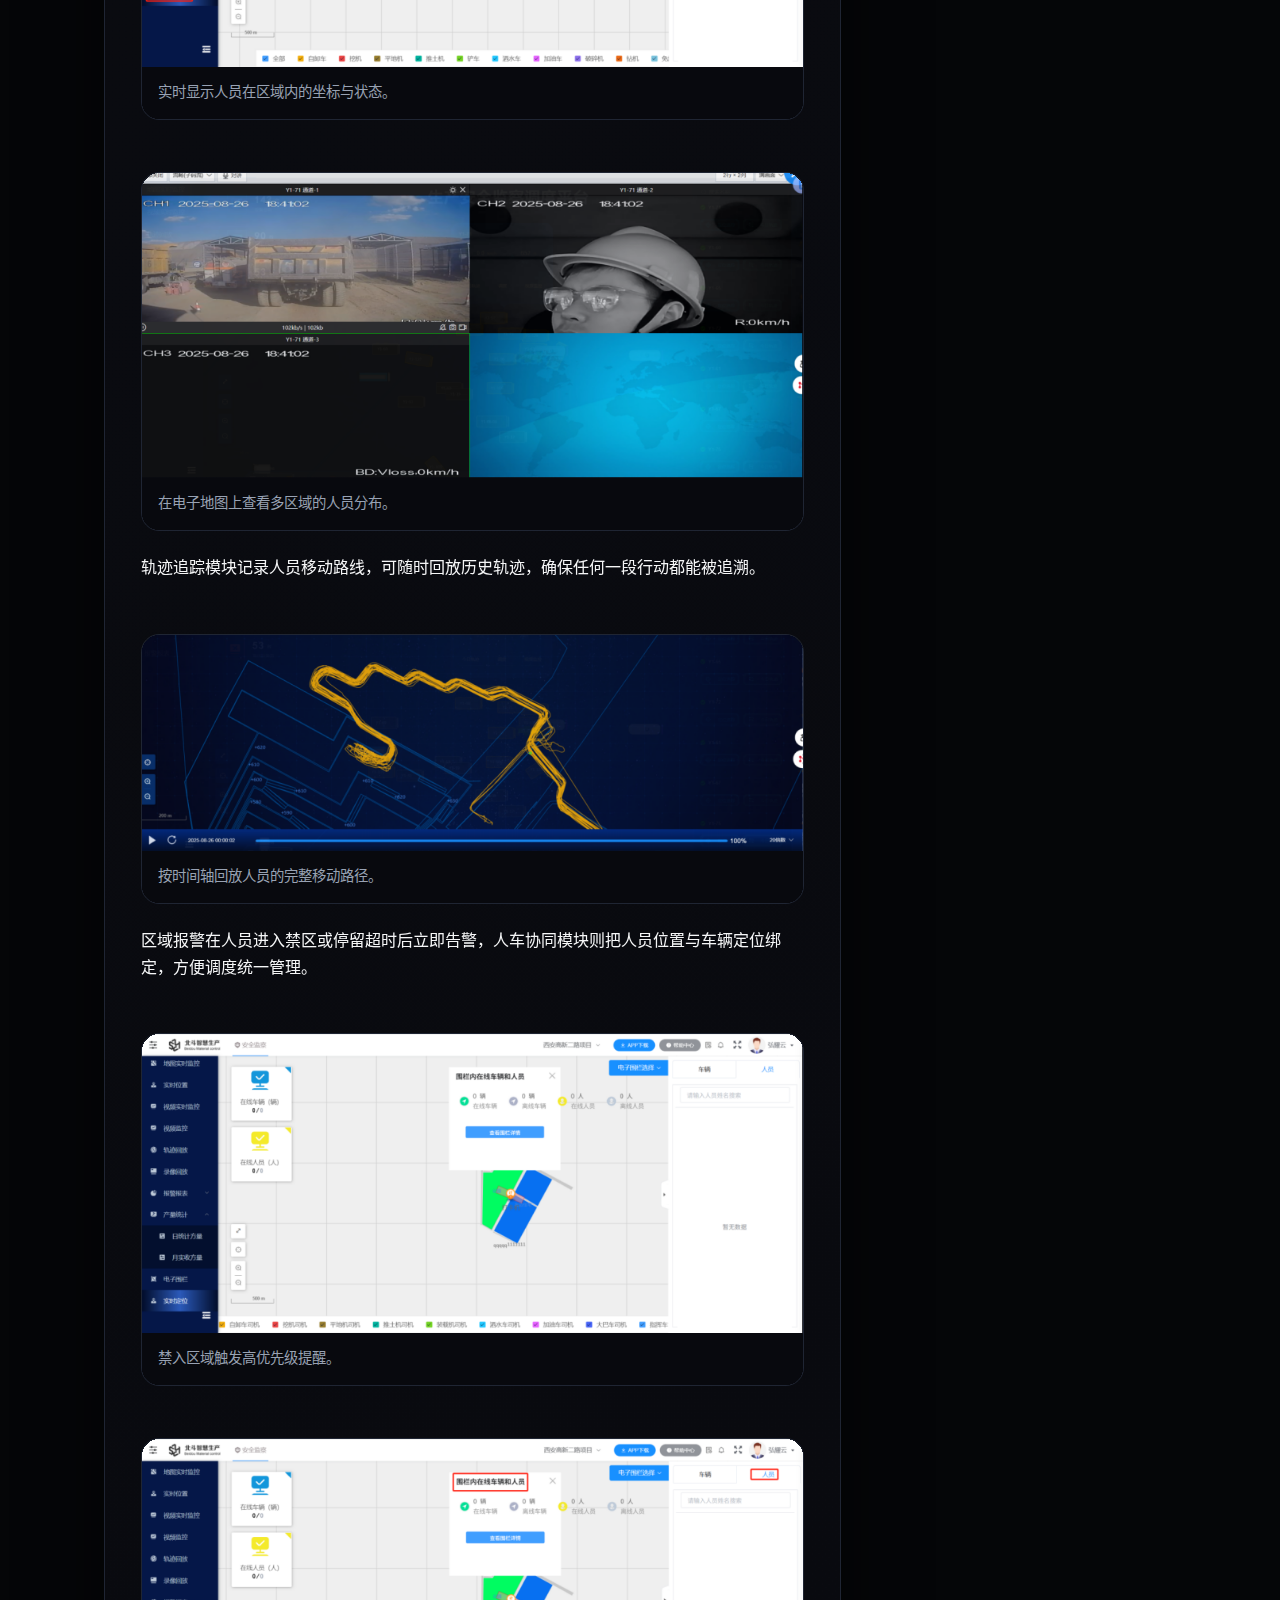
<file: article2.html>
<!DOCTYPE html>
<html lang="zh-CN">
  <head>
    <meta charset="UTF-8" />
    <meta name="viewport" content="width=device-width, initial-scale=1" />
    <title>OTW 车辆驾驶辅助预警系统 · 矿脉侧写</title>
    <link rel="stylesheet" href="assets/css/styles.css" />
  </head>
  <body class="theme-industrial" data-article="article2">
    <div class="grid-overlay" aria-hidden="true"></div>
    <header class="site-header shell">
      <div class="logo">
        <span class="dot"></span>
        <div>
          <strong>矿脉侧写</strong>
          <p>面向采动现场的安全与调度日志</p>
        </div>
      </div>
      <nav>
        <a href="index.html">首页</a>
        <a href="article2.html" aria-current="page">案例</a>
        <a href="about.html">关于</a>
      </nav>
    </header>

    <main class="article-main shell">
      <article class="post">
        <header class="post-header">
          <p class="section-label">OTW SYSTEM FILE</p>
          <h1 id="article-title">OTW 车辆驾驶辅助预警系统：矿卡调度的全域感知底座</h1>
          <p id="article-excerpt">
            这一次，我们把 OTW 系统的硬件终端、4G/北斗定位与监控平台做成可组合积木，目标是在矿山驾驶决策里同步“速度、身份、地形”三类关键量。
          </p>
          <div class="hero-meta">
            <div class="author-chip">
              <img id="article-author-avatar" src="images/头像.png" alt="作者头像" />
              <div>
                <p id="article-author-name">赵弋</p>
                <span id="article-author-role">矿山智能化工程师</span>
              </div>
            </div>
            <p class="publish-date">
              <span>发表于</span>
              <time id="article-date" datetime="2025-09-30">2025 年 9 月 30 日</time>
            </p>
          </div>
          <figure class="post-figure">
            <img id="article-cover" src="images/2-1.png" alt="OTW 系统总览界面" />
            <figcaption id="article-cover-caption">OTW 车载终端与监管平台的联动界面。</figcaption>
          </figure>
        </header>
        <div id="article-body" class="post-body"></div>
      </article>

      <aside class="article-aside">
        <section class="card">
          <p class="section-label">编辑说明</p>
          <p>本文数据托管在 <code>assets/js/site.js</code> 的 <code>ARTICLE_TWO</code> 常量内。</p>
          <p>如果需要新增更多案例，可按照相同结构追加数据并为页面设置 <code>data-article</code>。</p>
        </section>
        <section class="card">
          <p class="section-label">相关案例</p>
          <ul id="article-suggestions" class="suggestions"></ul>
        </section>
      </aside>
    </main>

    <footer class="site-footer shell">
      <div>
        <strong>PitWatch Ops</strong>
        <p>面向采场的安全与智能调度档案</p>
      </div>
      <div class="footer-links">
        <a href="mailto:ops@pitwatch.example.com">ops@pitwatch.example.com</a>
        <a href="https://example.com/pitwatch" target="_blank" rel="noreferrer">@PitWatchOps</a>
      </div>
    </footer>

    <script src="assets/js/site.js"></script>
  </body>
</html>
</file>
<file: assets/css/styles.css>
:root {
  --bg: #050608;
  --panel: #0f1117;
  --panel-alt: #11131c;
  --border: #1f2533;
  --grid: rgba(255, 255, 255, 0.03);
  --text: #f5f6f7;
  --muted: #98a2b3;
  --accent: #ff8b3d;
  --accent-alt: #42f0c8;
  --shadow: 0 30px 80px rgba(0, 0, 0, 0.55);
  --radius: 16px;
  color-scheme: dark;
}

*,
*::before,
*::after {
  box-sizing: border-box;
}

body {
  margin: 0;
  font-family: "Segoe UI", "Microsoft YaHei", "PingFang SC", Inter, sans-serif;
  background: var(--bg);
  color: var(--text);
  min-height: 100vh;
  line-height: 1.65;
}

body::after {
  content: "";
  position: fixed;
  inset: 0;
  background: radial-gradient(circle at 20% 20%, rgba(66, 240, 200, 0.1), transparent 50%),
    radial-gradient(circle at 80% 0%, rgba(255, 139, 61, 0.1), transparent 45%);
  pointer-events: none;
  z-index: 0;
}

.grid-overlay {
  position: fixed;
  inset: 0;
  background-image: linear-gradient(var(--grid) 1px, transparent 1px),
    linear-gradient(90deg, var(--grid) 1px, transparent 1px);
  background-size: 80px 80px;
  opacity: 0.25;
  pointer-events: none;
  z-index: 1;
}

.theme-industrial {
  position: relative;
  z-index: 0;
}

.shell {
  width: min(1120px, 100%);
  margin: 0 auto;
  padding: 0 24px;
  position: relative;
  z-index: 2;
}

.panel {
  background: linear-gradient(130deg, var(--panel), var(--panel-alt));
  border-radius: var(--radius);
  border: 1px solid var(--border);
  box-shadow: var(--shadow);
  padding: 32px;
}

.site-header {
  padding: 32px 24px 16px;
  display: flex;
  align-items: center;
  justify-content: space-between;
  gap: 24px;
}

.logo {
  display: flex;
  align-items: center;
  gap: 14px;
}

.logo .dot {
  width: 16px;
  height: 16px;
  border-radius: 999px;
  background: linear-gradient(145deg, var(--accent), var(--accent-alt));
  box-shadow: 0 0 20px rgba(255, 139, 61, 0.9);
}

.logo strong {
  font-size: 1.1rem;
  letter-spacing: 0.04em;
}

.logo p {
  margin: 4px 0 0;
  color: var(--muted);
  font-size: 0.9rem;
}

nav {
  display: flex;
  gap: 12px;
  font-size: 0.95rem;
}

nav a {
  padding: 8px 16px;
  border-radius: 999px;
  border: 1px solid transparent;
  color: var(--muted);
  text-decoration: none;
  text-transform: uppercase;
  letter-spacing: 0.08em;
  font-size: 0.8rem;
}

nav a:hover {
  border-color: rgba(255, 255, 255, 0.2);
  color: var(--text);
}

nav a[aria-current="page"] {
  border-color: var(--accent);
  color: var(--text);
}

main {
  padding-bottom: 80px;
}

.hero {
  display: grid;
  grid-template-columns: repeat(auto-fit, minmax(280px, 1fr));
  gap: 28px;
  margin-bottom: 48px;
}

.hero-label {
  font-size: 0.85rem;
  letter-spacing: 0.2em;
  color: var(--accent-alt);
  margin: 0 0 12px;
}

.hero-text h1 {
  margin: 0 0 16px;
  font-size: clamp(2rem, 4vw, 2.8rem);
}

.hero-text p {
  margin: 0 0 16px;
}

.hero-meta {
  display: flex;
  flex-wrap: wrap;
  align-items: center;
  justify-content: space-between;
  gap: 16px;
  margin: 20px 0 24px;
  padding: 16px 0 0;
  border-top: 1px solid var(--border);
}

.author-chip {
  display: flex;
  align-items: center;
  gap: 14px;
}

.author-chip.large {
  gap: 18px;
}

.author-chip img {
  width: 58px;
  height: 58px;
  border-radius: 12px;
  object-fit: cover;
  border: 1px solid rgba(255, 255, 255, 0.3);
  box-shadow: 0 10px 30px rgba(0, 0, 0, 0.6);
}

.author-chip.large img {
  width: 90px;
  height: 90px;
}

.author-chip p {
  margin: 0;
  font-weight: 600;
}

.author-chip span {
  font-size: 0.9rem;
  color: var(--muted);
}

.publish-date {
  margin: 0;
  font-size: 0.9rem;
  color: var(--muted);
  text-transform: uppercase;
  letter-spacing: 0.1em;
}

.hero-actions {
  display: flex;
  gap: 16px;
  flex-wrap: wrap;
}

.btn {
  border-radius: 999px;
  padding: 12px 30px;
  font-weight: 600;
  letter-spacing: 0.05em;
  border: 1px solid transparent;
  text-decoration: none;
  text-transform: uppercase;
  font-size: 0.85rem;
  transition: transform 0.2s ease, box-shadow 0.2s ease;
}

.btn.primary {
  background: linear-gradient(120deg, var(--accent), #ffba66);
  color: #151515;
  box-shadow: 0 12px 25px rgba(255, 139, 61, 0.4);
}

.btn.ghost {
  border-color: rgba(255, 255, 255, 0.25);
  color: var(--text);
  background: transparent;
}

.btn:hover {
  transform: translateY(-2px);
}

.hero-card .card-label {
  margin: 0 0 12px;
  color: var(--muted);
  letter-spacing: 0.18em;
  font-size: 0.8rem;
}

.hero-card h3 {
  margin: 0 0 10px;
  font-size: 1.5rem;
}

.hero-card p {
  margin: 0 0 14px;
  color: var(--muted);
}

.hero-card-metrics {
  display: grid;
  grid-template-columns: repeat(2, minmax(0, 1fr));
  gap: 16px;
  margin-bottom: 12px;
}

.metric-label {
  font-size: 0.75rem;
  letter-spacing: 0.15em;
  color: var(--muted);
  text-transform: uppercase;
}

.metric-value {
  display: block;
  font-size: 1.2rem;
  color: var(--text);
  margin-top: 4px;
}

.section {
  margin-top: 48px;
}

.section-heading {
  margin-bottom: 22px;
}

.section-label {
  margin: 0;
  font-size: 0.85rem;
  letter-spacing: 0.2em;
  color: var(--accent-alt);
}

.section-heading h2 {
  margin: 10px 0 0;
  font-size: 1.9rem;
}

.post-grid {
  display: grid;
  grid-template-columns: repeat(auto-fit, minmax(240px, 1fr));
  gap: 20px;
}

.post-card {
  background: linear-gradient(150deg, #10131b, #0d0f15);
  border-radius: var(--radius);
  border: 1px solid var(--border);
  padding: 24px;
  display: flex;
  flex-direction: column;
  gap: 12px;
  box-shadow: var(--shadow);
}

.post-card .post-tag {
  font-size: 0.75rem;
  letter-spacing: 0.2em;
  color: var(--accent);
}

.post-card h3 {
  margin: 0;
  font-size: 1.2rem;
}

.post-card p {
  margin: 0;
  color: var(--muted);
}

.post-card .post-meta {
  display: flex;
  flex-wrap: wrap;
  gap: 10px;
  font-size: 0.85rem;
  color: var(--muted);
}

.post-card .metric {
  background: rgba(66, 240, 200, 0.08);
  border: 1px solid rgba(66, 240, 200, 0.35);
  border-radius: 8px;
  padding: 4px 8px;
  font-size: 0.75rem;
}

.text-link {
  color: var(--accent);
  font-weight: 600;
  text-decoration: none;
}

.text-link:hover {
  color: #ffc073;
}

.muted {
  color: var(--muted);
}

.notes {
  padding: 28px;
  border-radius: var(--radius);
  border: 1px solid var(--border);
  background: #090a0f;
  box-shadow: var(--shadow);
}

.notes-list {
  list-style: none;
  margin: 0;
  padding: 0;
  display: flex;
  flex-direction: column;
  gap: 12px;
  font-family: "Fira Code", "Cascadia Code", Consolas, monospace;
  color: var(--accent-alt);
}

.notes-list li {
  padding: 12px 16px;
  background: rgba(255, 255, 255, 0.03);
  border-radius: 10px;
  border: 1px solid var(--border);
  color: var(--text);
}

.site-footer {
  padding: 32px 24px 80px;
  display: flex;
  flex-wrap: wrap;
  align-items: center;
  justify-content: space-between;
  gap: 16px;
  border-top: 1px solid var(--border);
  color: var(--muted);
}

.footer-links {
  display: flex;
  gap: 16px;
  flex-wrap: wrap;
}

.footer-links a {
  color: var(--accent);
  text-decoration: none;
}

.noscript {
  margin: 24px auto;
  max-width: 780px;
  background: rgba(255, 139, 61, 0.08);
  border: 1px solid rgba(255, 139, 61, 0.3);
  color: var(--text);
  border-radius: 8px;
  padding: 12px 16px;
}

code {
  background: rgba(255, 255, 255, 0.08);
  padding: 2px 6px;
  border-radius: 4px;
  font-family: "Fira Code", Consolas, monospace;
  font-size: 0.85rem;
}

/* ARTICLE */
.article-main {
  display: grid;
  grid-template-columns: minmax(0, 2.4fr) minmax(260px, 1fr);
  gap: 28px;
  padding-bottom: 80px;
}

.post {
  padding: 36px;
  background: linear-gradient(150deg, #0f1117, #090a0f);
  border-radius: var(--radius);
  border: 1px solid var(--border);
  box-shadow: var(--shadow);
}

.post-header h1 {
  margin: 8px 0 12px;
  font-size: clamp(2.2rem, 4vw, 3rem);
}

.post-figure {
  margin: 28px 0 0;
  border-radius: 18px;
  overflow: hidden;
  border: 1px solid var(--border);
}

.post-figure img {
  width: 100%;
  display: block;
  object-fit: cover;
}

.post-figure figcaption {
  margin: 0;
  padding: 14px 16px;
  font-size: 0.9rem;
  color: var(--muted);
  background: #08090e;
}

.post-body {
  margin-top: 32px;
  display: flex;
  flex-direction: column;
  gap: 24px;
}

.post-body p {
  margin: 0;
  color: var(--text);
}

.subheading {
  font-size: 1.4rem;
  letter-spacing: 0.08em;
  text-transform: uppercase;
  color: var(--accent-alt);
  margin: 0;
}

.feature-grid {
  display: grid;
  grid-template-columns: repeat(auto-fit, minmax(240px, 1fr));
  gap: 16px;
}

.feature-card {
  border: 1px solid var(--border);
  border-radius: 14px;
  padding: 18px;
  background: rgba(255, 255, 255, 0.02);
}

.feature-card strong {
  display: block;
  font-size: 0.85rem;
  letter-spacing: 0.15em;
  color: var(--accent);
}

.feature-card h3 {
  margin: 6px 0 10px;
  font-size: 1.1rem;
}

.feature-card p {
  margin: 0;
  color: var(--muted);
}

.attachment-card {
  border: 1px solid var(--border);
  border-radius: 18px;
  overflow: hidden;
  background: rgba(255, 255, 255, 0.02);
}

.attachment-card figure {
  margin: 0;
}

.attachment-card img {
  width: 100%;
  display: block;
  object-fit: cover;
}

.attachment-card .attachment-content {
  padding: 18px 20px 22px;
}

.attachment-card h4 {
  margin: 0 0 8px;
  letter-spacing: 0.1em;
  text-transform: uppercase;
  color: var(--accent-alt);
}

.attachment-card p {
  margin: 0;
  color: var(--muted);
}

.article-aside {
  display: flex;
  flex-direction: column;
  gap: 20px;
}

.card {
  padding: 24px;
  border-radius: var(--radius);
  border: 1px solid var(--border);
  background: #090a0f;
  box-shadow: var(--shadow);
}

.suggestions {
  list-style: none;
  margin: 0;
  padding: 0;
  display: flex;
  flex-direction: column;
  gap: 12px;
  color: var(--muted);
}

.suggestions a {
  color: var(--accent);
  text-decoration: none;
  font-weight: 600;
}

.suggestions p {
  margin: 4px 0 0;
  color: var(--muted);
}

/* ABOUT */
.about-main {
  display: flex;
  flex-direction: column;
  gap: 28px;
  padding-bottom: 80px;
}

.about-hero p {
  margin: 16px 0 0;
  color: var(--muted);
}

.about-grid {
  display: grid;
  grid-template-columns: repeat(auto-fit, minmax(260px, 1fr));
  gap: 20px;
}

.plain-list {
  margin: 16px 0 0;
  padding-left: 20px;
  color: var(--muted);
}

.timeline {
  list-style: none;
  margin: 16px 0 0;
  padding: 0;
  display: flex;
  flex-direction: column;
  gap: 12px;
  color: var(--muted);
}

.timeline-date {
  font-size: 0.85rem;
  letter-spacing: 0.1em;
  color: var(--accent);
  margin-right: 8px;
}

.timeline li {
  border-left: 2px solid var(--border);
  padding-left: 14px;
}

.contact {
  text-align: center;
}

.contact-links {
  display: flex;
  justify-content: center;
  gap: 16px;
  flex-wrap: wrap;
  margin: 16px 0;
}

.contact-tip {
  margin: 0;
  color: var(--muted);
}

@media (max-width: 900px) {
  .site-header {
    flex-direction: column;
    align-items: flex-start;
  }

  .article-main {
    grid-template-columns: 1fr;
  }
}

@media (max-width: 640px) {
  .shell {
    padding: 0 16px;
  }

  .panel,
  .post,
  .card,
  .notes {
    padding: 24px;
  }

  .hero-card-metrics {
    grid-template-columns: 1fr;
  }

  nav {
    width: 100%;
    flex-wrap: wrap;
  }
}
</file>
